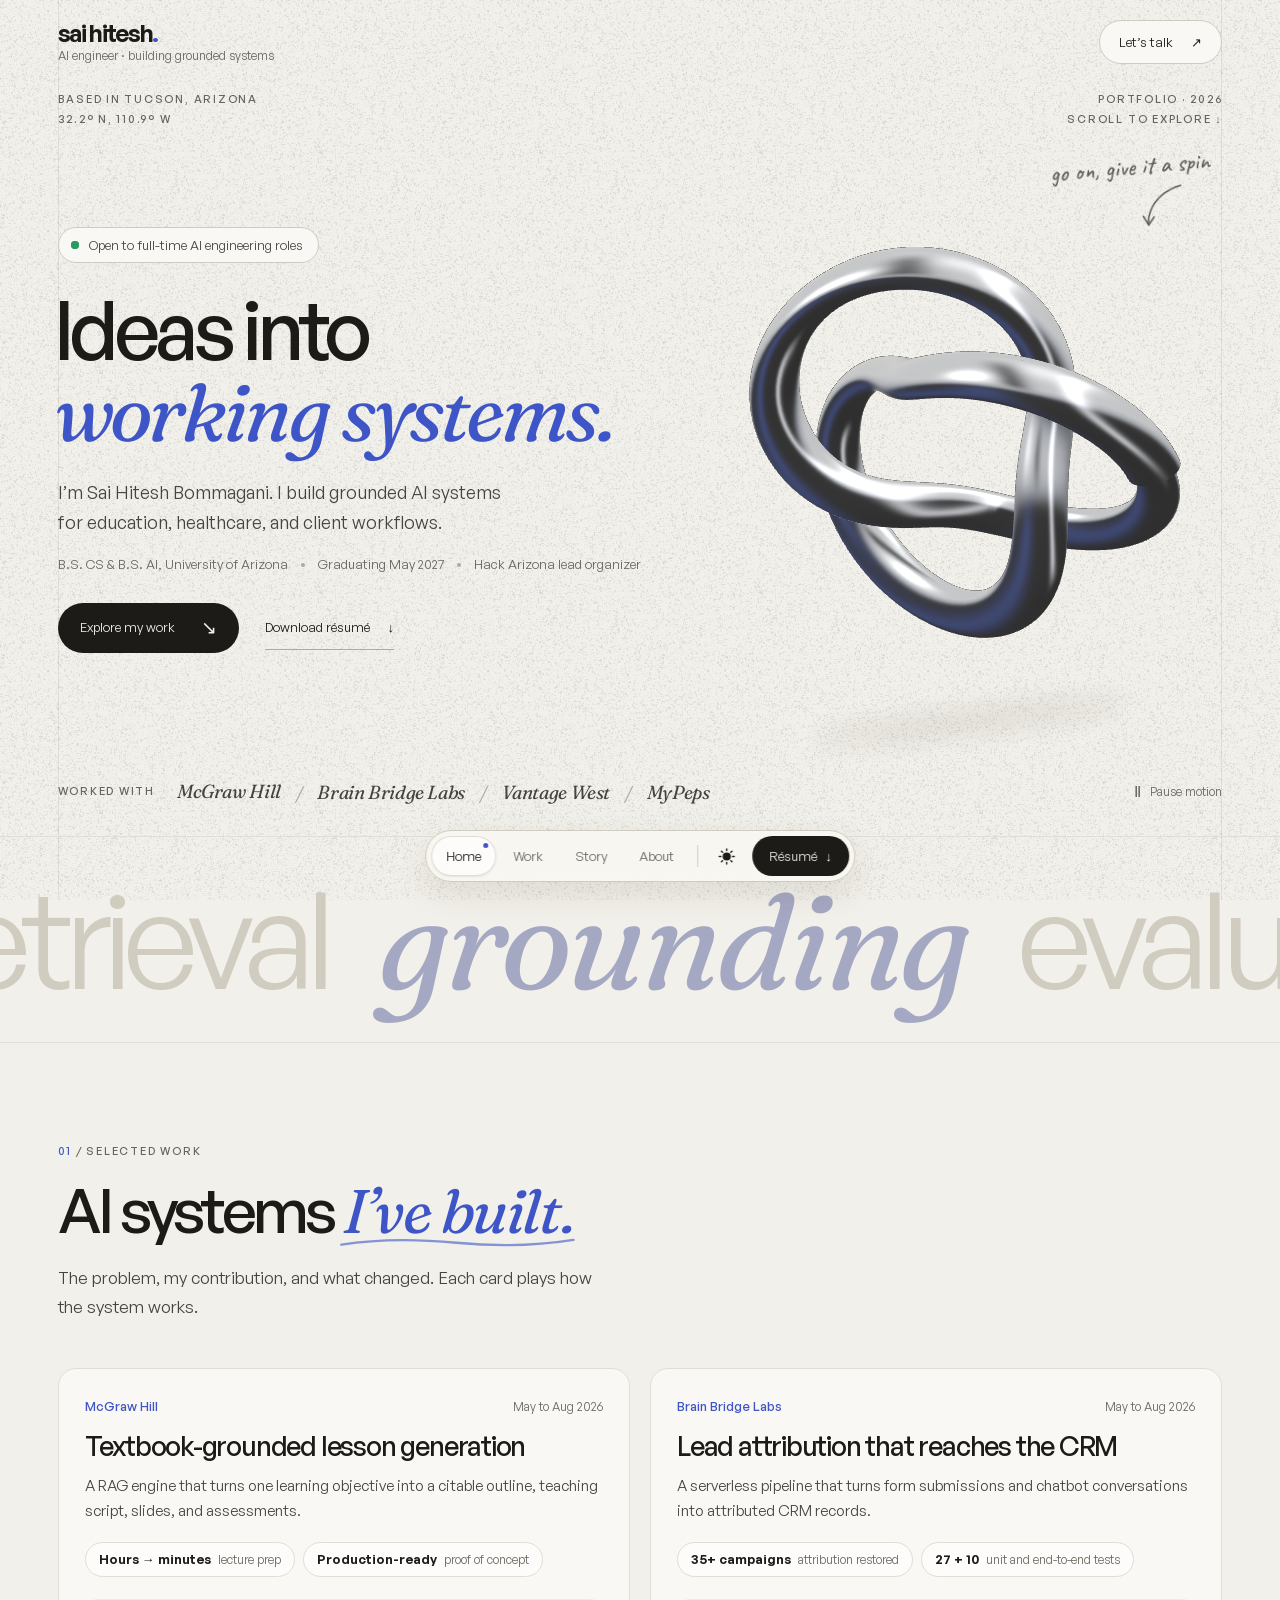
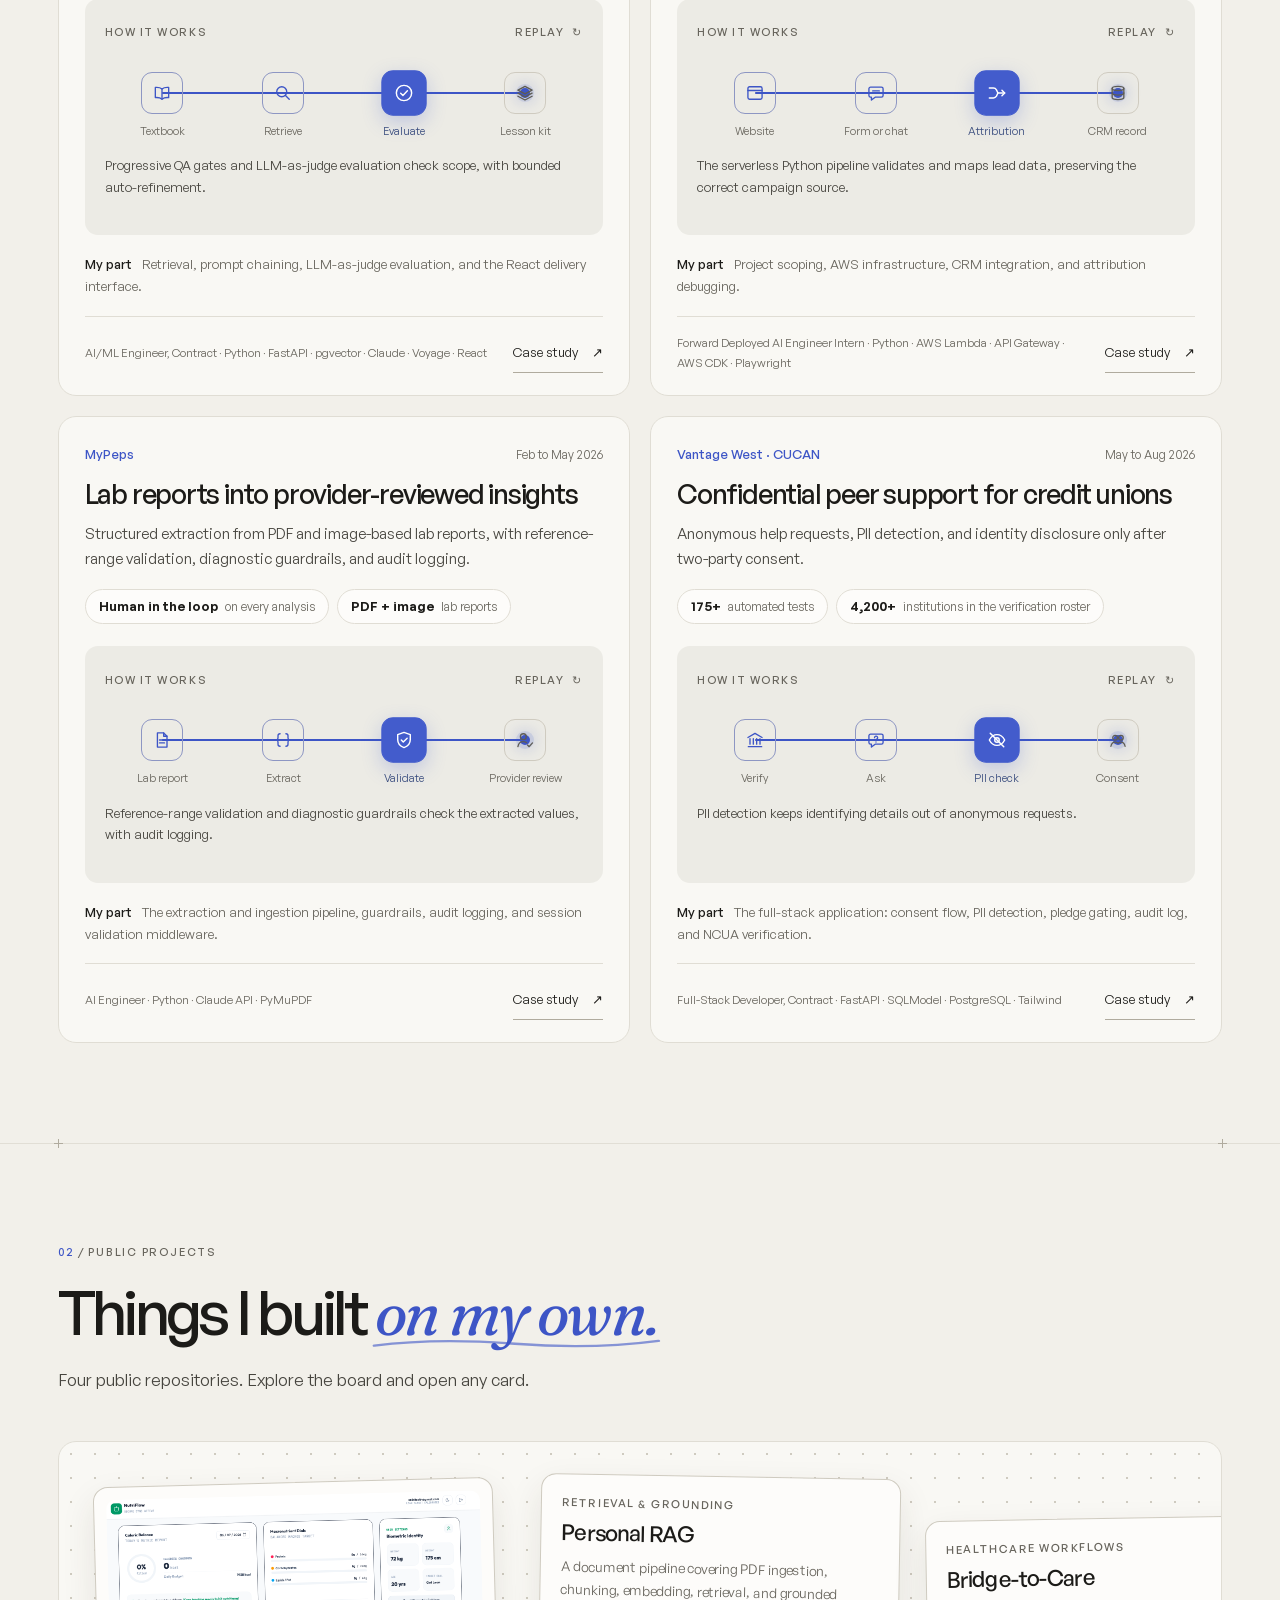
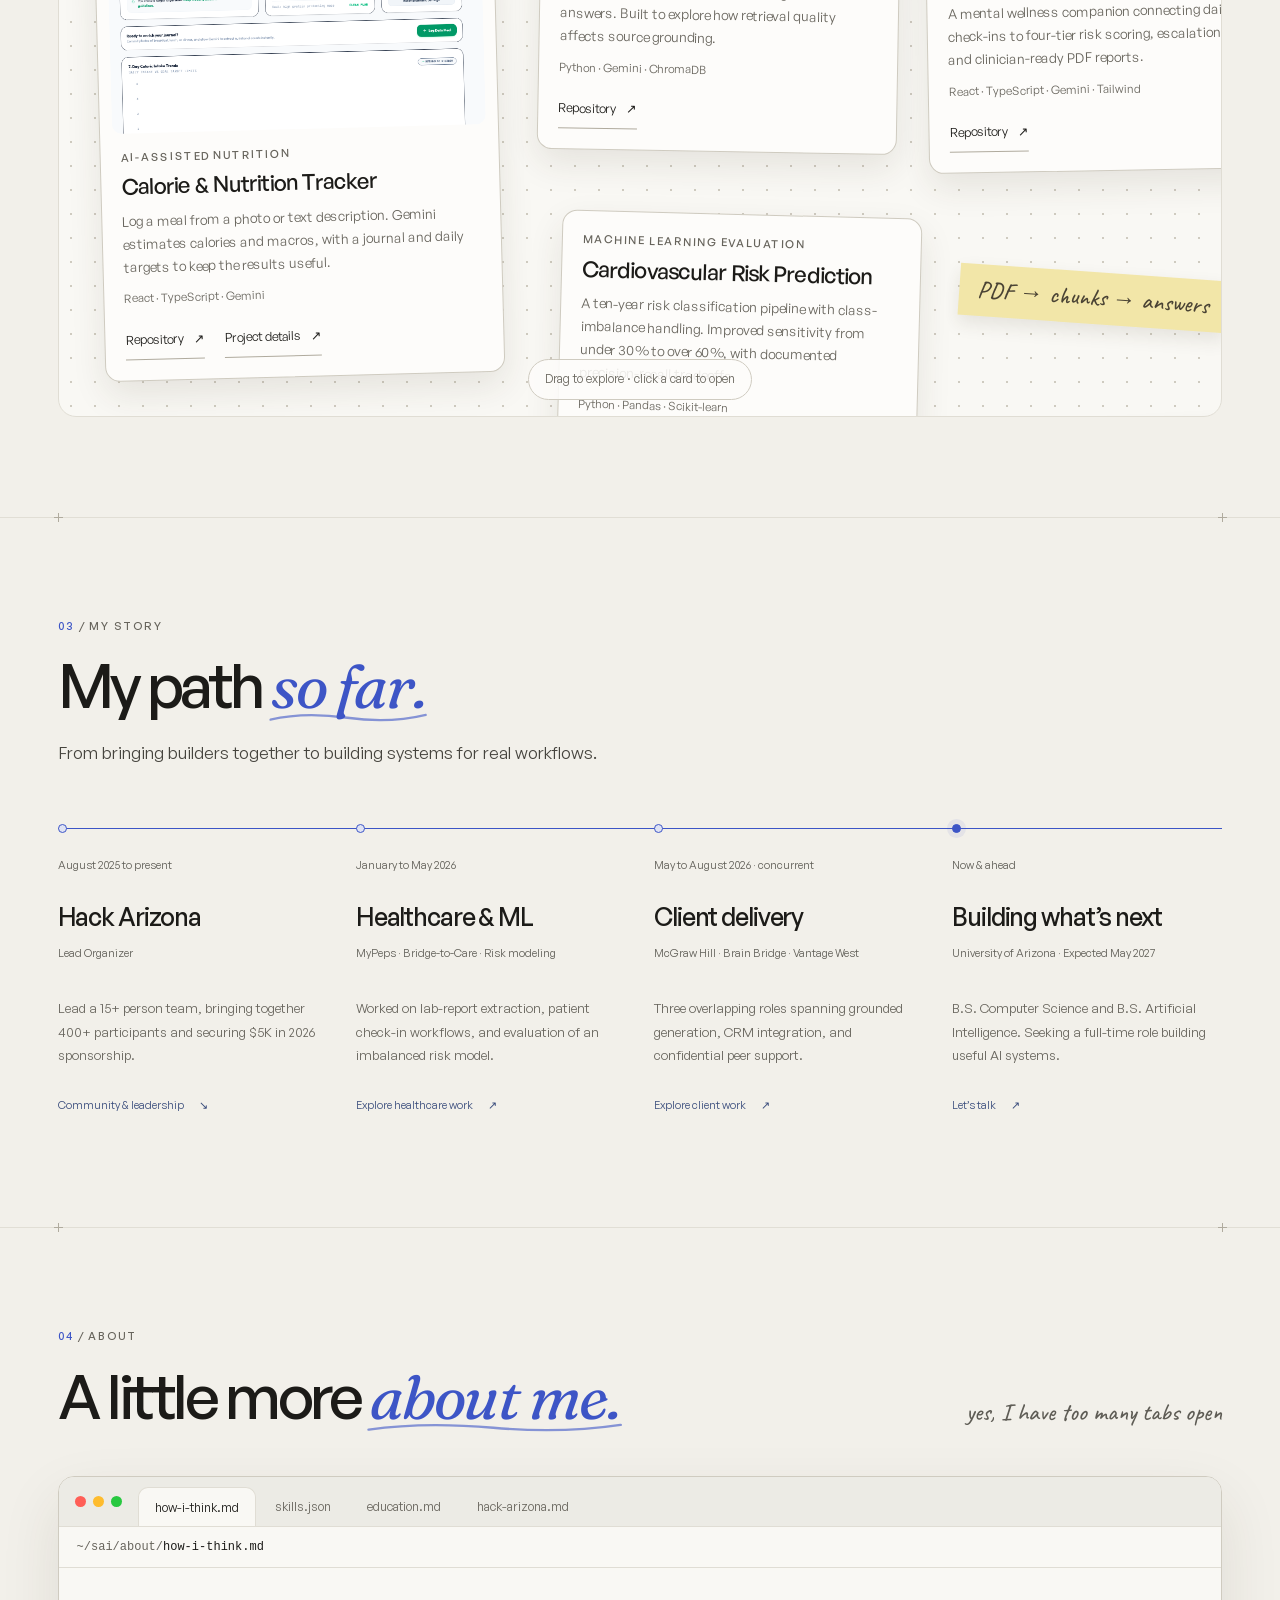
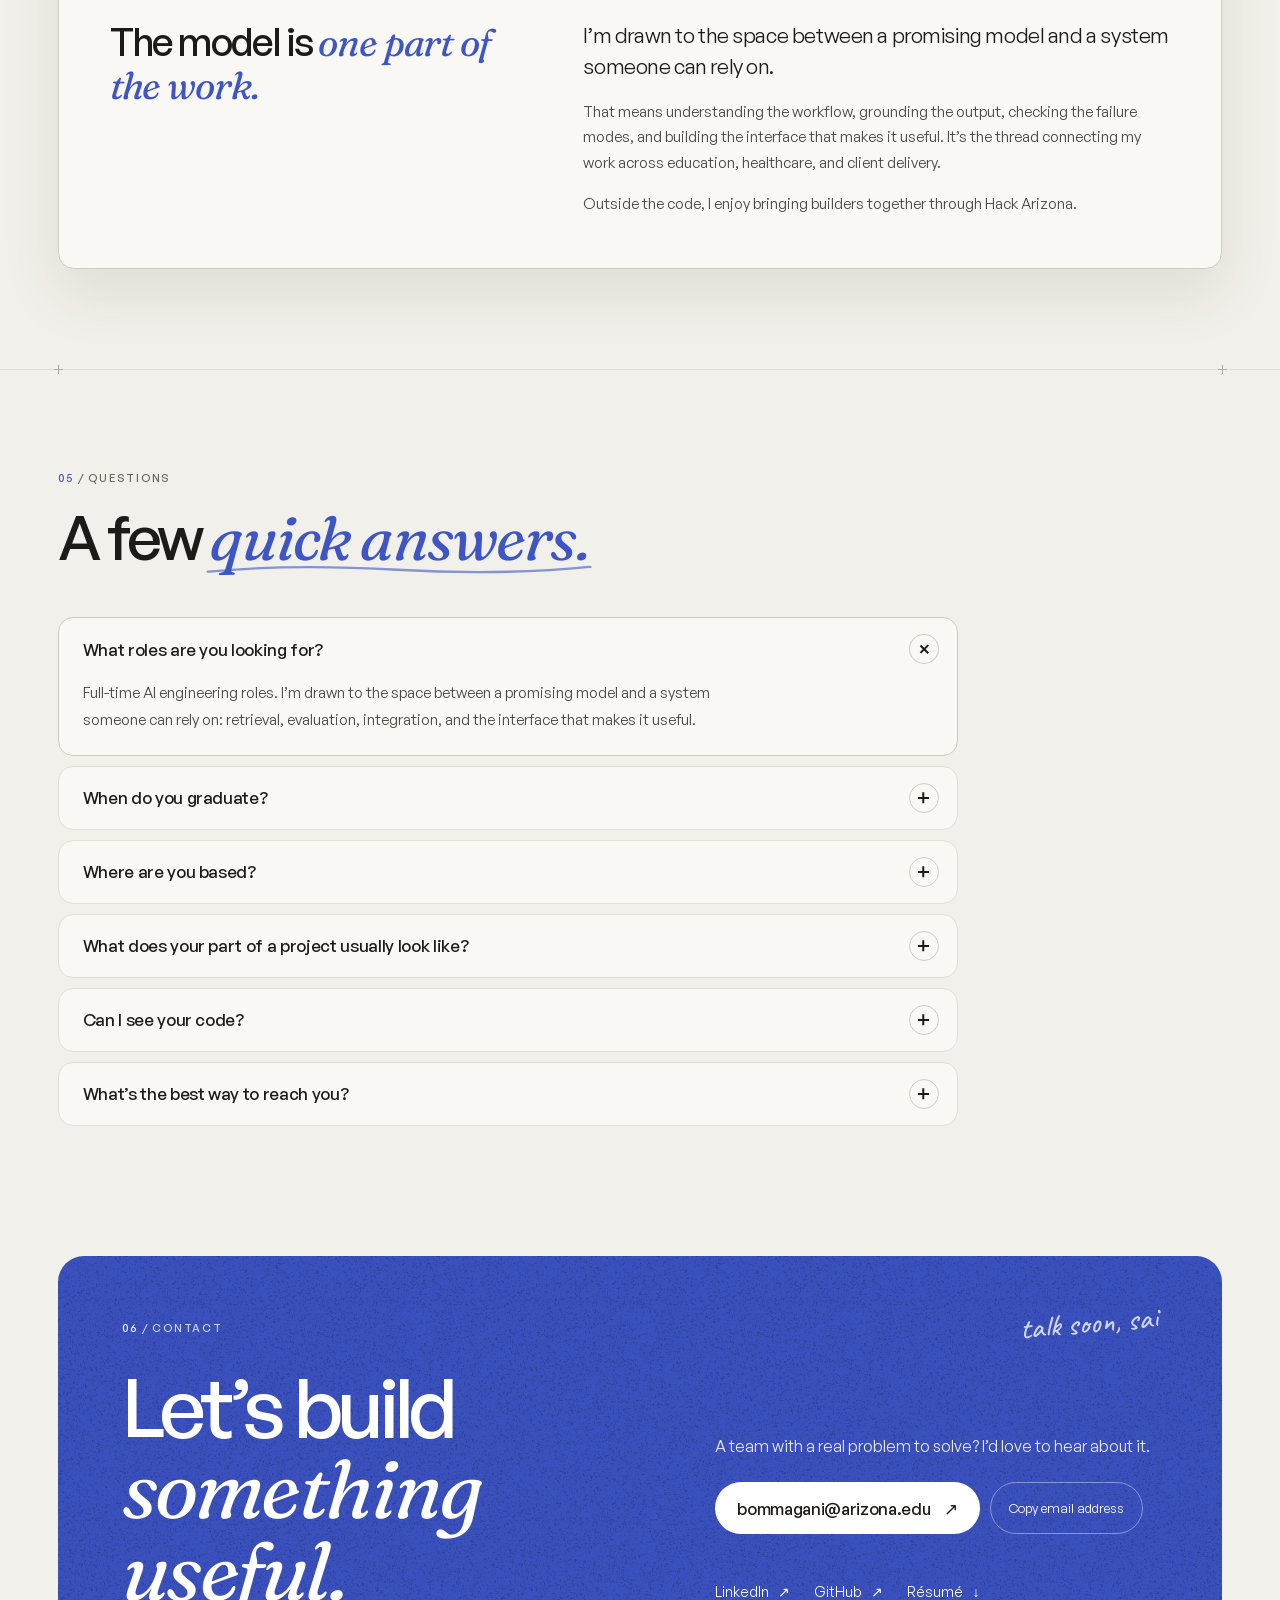
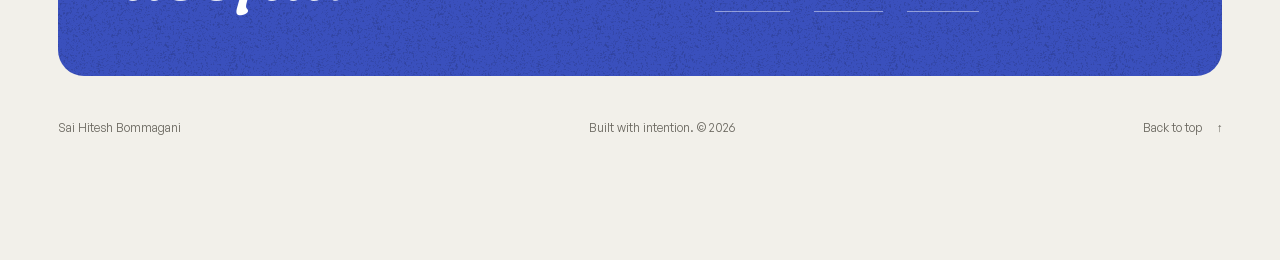
<file: index.html>
<!doctype html>
<html lang="en">
<head>
  <meta charset="utf-8">
  <meta name="viewport" content="width=device-width, initial-scale=1">
  <meta name="theme-color" content="#f2f0ea">
  <meta name="description" content="Sai Hitesh Bommagani builds practical AI systems, from grounded RAG and lead attribution to healthcare tools. Explore his work, story, and engineering approach.">
  <title>Sai Hitesh Bommagani | AI Engineer</title>
  <link rel="icon" type="image/svg+xml" href="assets/favicon.svg">
  <link rel="preload" href="assets/fonts/general-sans-medium.woff2" as="font" type="font/woff2" crossorigin>
  <link rel="preload" href="assets/fonts/fraunces-italic.woff2" as="font" type="font/woff2" crossorigin>
  <link rel="stylesheet" href="styles.css?v=5">
  <script>(function(){var d=document.documentElement,t,s;d.classList.add('js');try{t=localStorage.getItem('theme')}catch(e){}if(t!=='dark'&&t!=='light')t=matchMedia('(prefers-color-scheme: dark)').matches?'dark':'light';d.dataset.theme=t;document.querySelector('meta[name="theme-color"]').content=t==='dark'?'#121211':'#f2f0ea';try{s=sessionStorage.getItem('intro-seen')}catch(e){s='1'}if(!s&&!location.hash&&!matchMedia('(prefers-reduced-motion: reduce)').matches)d.classList.add('is-loading');setTimeout(function(){d.classList.remove('is-loading');if(!d.classList.contains('motion-ready'))d.classList.remove('js')},4000)})()</script>
  <script type="module" src="app.js?v=5"></script>
</head>
<body>
  <a class="skip-link" href="#main">Skip to content</a>
  <div class="loader" aria-hidden="true">
    <div class="loader-meta"><span>Sai Hitesh Bommagani</span><span>AI engineer · Portfolio 2026</span></div>
    <p class="loader-name"><span class="token">sai</span><span class="token"> hit</span><span class="token">esh</span><span class="token">.</span><span class="loader-caret"></span></p>
    <div class="loader-meta"><span class="loader-count">0%</span><span>Generating, one token at a time</span></div>
  </div>
  <header class="site-header">
    <a class="identity" href="#home" aria-label="Sai Hitesh, home"><span class="wordmark">sai hitesh<span class="wordmark-dot">.</span></span><span class="identity-role">AI engineer · building grounded systems</span></a>
    <a class="header-contact" href="#contact" aria-label="Let’s talk" data-magnetic>Let’s talk <span aria-hidden="true">↗</span></a>
  </header>
  <nav class="dock" aria-label="Main navigation">
    <a href="#home" data-dock="home">Home</a><a href="#work" data-dock="work">Work</a><a href="#story" data-dock="story">Story</a><a href="#about" data-dock="about">About</a>
    <span class="dock-divider" aria-hidden="true"></span>
    <button class="theme-toggle" type="button" aria-pressed="false" aria-label="Dark theme" data-magnetic hidden><svg viewBox="0 0 24 24" aria-hidden="true" focusable="false"><mask id="theme-moon"><rect width="24" height="24" fill="#fff"/><circle class="theme-cut" cx="22" cy="2" r="7" fill="#000"/></mask><circle class="theme-core" cx="12" cy="12" r="5.2" mask="url(#theme-moon)"/><path class="theme-rays" d="M12 2.6v1.9M12 19.5v1.9M2.6 12h1.9M19.5 12h1.9M5.35 5.35l1.35 1.35M17.3 17.3l1.35 1.35M5.35 18.65l1.35-1.35M17.3 6.7l1.35-1.35"/></svg></button>
    <a class="dock-resume" href="assets/sai-hitesh-resume.pdf" download data-magnetic>Résumé <span aria-hidden="true">↓</span></a>
  </nav>
  <main id="main">
    <section class="hero-scroll" id="home" aria-labelledby="hero-title">
      <div class="hero-meta"><p>Based in Tucson, Arizona<br>32.2° N, 110.9° W</p><p>Portfolio · 2026<br>Scroll to explore ↓</p></div>
      <div class="hero-grid">
        <div class="hero-copy">
          <p class="status-pill"><span class="status-dot" aria-hidden="true"></span>Open to full-time AI engineering roles</p>
          <h1 id="hero-title"><span class="line"><span>Ideas into</span></span><span class="line"><span><em>working systems.</em></span></span></h1>
          <p class="hero-description">I’m Sai Hitesh Bommagani. I build grounded AI systems for education, healthcare, and client workflows.</p>
          <ul class="hero-facts"><li>B.S. CS &amp; B.S. AI, University of Arizona</li><li>Graduating May 2027</li><li>Hack Arizona lead organizer</li></ul>
          <div class="hero-actions"><a class="primary-link" href="#work" data-magnetic>Explore my work <span aria-hidden="true">↘</span></a><a class="resume-link" href="assets/sai-hitesh-resume.pdf" download>Download résumé <span aria-hidden="true">↓</span></a></div>
        </div>
        <div class="sculpture-wrap" aria-label="An abstract chrome knot. Scrolling turns it, and it can be dragged to spin." role="img" data-cursor="Drag" data-cursor-style="lens">
          <img class="sculpture-fallback" src="assets/sculpture-fallback.svg" alt="" aria-hidden="true"><canvas class="sculpture" aria-hidden="true"></canvas><div class="sculpture-shadow" aria-hidden="true"></div>
          <p class="note hero-note" aria-hidden="true">go on, give it a spin<svg viewBox="0 0 80 60" focusable="false"><path pathLength="1" d="M6 6c18 4 34 14 42 30 3 6 4 11 4 16"/><path pathLength="1" d="M44 44l8 10 6-12"/></svg></p>
        </div>
      </div>
      <div class="hero-bottom">
        <div class="worked-with"><p class="micro">Worked with</p><ul><li>McGraw Hill</li><li>Brain Bridge Labs</li><li>Vantage West</li><li>MyPeps</li></ul></div>
        <button class="motion-toggle" type="button" aria-pressed="false" data-magnetic hidden><span class="motion-icon" aria-hidden="true">Ⅱ</span><span class="motion-label">Pause motion</span></button>
      </div>
    </section>
    <div class="marquee" aria-hidden="true"><div class="marquee-track"><span>retrieval</span><em>grounding</em><span>evaluation</span><em>integration</em><span>interfaces</span><em>retrieval</em><span>grounding</span><em>evaluation</em><span>integration</span><em>interfaces</em></div></div>
    <section class="work-section section-shell" id="work" aria-labelledby="work-title">
      <div class="section-heading" data-reveal="children"><p class="section-name"><span>01</span> / Selected work</p><h2 id="work-title">AI systems <em class="scribble">I’ve built.<svg class="scribble-line" viewBox="0 0 200 14" preserveAspectRatio="none" aria-hidden="true" focusable="false"><path pathLength="1" d="M3 9c30-6 62-6 96-2s68 3 98-3"/></svg></em></h2><p class="section-intro">The problem, my contribution, and what changed. Each card plays how the system works.</p></div>
      <div class="project-grid">
        <article class="project-card" id="project-mcgraw" data-reveal data-tilt>
          <div class="card-head"><p class="project-company">McGraw Hill</p><p class="card-date">May to Aug 2026</p></div>
          <h3>Textbook-grounded lesson generation</h3>
          <p class="project-summary">A RAG engine that turns one learning objective into a citable outline, teaching script, slides, and assessments.</p>
          <ul class="metric-chips"><li><strong>Hours → minutes</strong> lecture prep</li><li><strong>Production-ready</strong> proof of concept</li></ul>
          <div class="workflow" aria-label="McGraw Hill system walkthrough">
            <div class="workflow-top"><span>How it works</span><button class="workflow-replay" type="button" data-magnetic>Replay <span aria-hidden="true">↻</span></button></div>
            <div class="flow-steps"><div class="workflow-line" aria-hidden="true"><span class="flow-fill"></span><span class="flow-packet"></span></div><button class="flow-step is-active" type="button" disabled aria-pressed="true" data-step-description="Source material is grounded in the textbook, starting with the instructor’s learning objective."><span class="step-symbol" aria-hidden="true"><svg viewBox="0 0 24 24" focusable="false"><path pathLength="1" d="M12 7.2C10.3 5.7 7.6 5 4 5.3v12.2c3.6-.3 6.3.4 8 1.9 1.7-1.5 4.4-2.2 8-1.9V5.3c-3.6-.3-6.3.4-8 1.9z"/><path pathLength="1" d="M12 7.2v12.2"/></svg></span><span>Textbook</span></button><button class="flow-step" type="button" disabled aria-pressed="false" data-step-description="Voyage embeddings and pgvector retrieve passages relevant to the learning objective."><span class="step-symbol" aria-hidden="true"><svg viewBox="0 0 24 24" focusable="false"><path pathLength="1" d="M10.5 4.5a6 6 0 1 0 0 12 6 6 0 0 0 0-12z"/><path pathLength="1" d="M15 15l4.5 4.5"/></svg></span><span>Retrieve</span></button><button class="flow-step" type="button" disabled aria-pressed="false" data-step-description="Progressive QA gates and LLM-as-judge evaluation check scope, with bounded auto-refinement."><span class="step-symbol" aria-hidden="true"><svg viewBox="0 0 24 24" focusable="false"><path pathLength="1" d="M12 3.5a8.5 8.5 0 1 0 0 17 8.5 8.5 0 0 0 0-17z"/><path pathLength="1" d="M8.3 12.3l2.5 2.5 5-5.3"/></svg></span><span>Evaluate</span></button><button class="flow-step" type="button" disabled aria-pressed="false" data-step-description="The output is a citable lesson kit: outline, teaching script, slides, and assessments."><span class="step-symbol" aria-hidden="true"><svg viewBox="0 0 24 24" focusable="false"><path pathLength="1" d="M12 4 3.5 8.5 12 13l8.5-4.5z"/><path pathLength="1" d="M3.5 12.2 12 16.7l8.5-4.5"/><path pathLength="1" d="M3.5 15.9 12 20.4l8.5-4.5"/></svg></span><span>Lesson kit</span></button></div>
            <p class="workflow-description" role="status">Select a step to explore the retrieval and evaluation workflow.</p>
          </div>
          <p class="card-contribution"><span>My part</span>Retrieval, prompt chaining, LLM-as-judge evaluation, and the React delivery interface.</p>
          <div class="card-foot"><p class="tech-line">AI/ML Engineer, Contract · Python · FastAPI · pgvector · Claude · Voyage · React</p><a class="case-trigger" href="case-studies.html#mcgraw" data-cursor="Read" data-case="mcgraw">Case study <span aria-hidden="true">↗</span></a></div>
        </article>
        <article class="project-card" id="project-brainbridge" data-reveal data-tilt>
          <div class="card-head"><p class="project-company">Brain Bridge Labs</p><p class="card-date">May to Aug 2026</p></div>
          <h3>Lead attribution that reaches the CRM</h3>
          <p class="project-summary">A serverless pipeline that turns form submissions and chatbot conversations into attributed CRM records.</p>
          <ul class="metric-chips"><li><strong>35+ campaigns</strong> attribution restored</li><li><strong>27 + 10</strong> unit and end-to-end tests</li></ul>
          <div class="workflow" aria-label="Brain Bridge Labs system walkthrough">
            <div class="workflow-top"><span>How it works</span><button class="workflow-replay" type="button" data-magnetic>Replay <span aria-hidden="true">↻</span></button></div>
            <div class="flow-steps"><div class="workflow-line" aria-hidden="true"><span class="flow-fill"></span><span class="flow-packet"></span></div><button class="flow-step is-active" type="button" disabled aria-pressed="true" data-step-description="A visitor enters the website, preserving the source context needed for marketing attribution."><span class="step-symbol" aria-hidden="true"><svg viewBox="0 0 24 24" focusable="false"><path pathLength="1" d="M5.5 4.5h13a2 2 0 0 1 2 2v11a2 2 0 0 1-2 2h-13a2 2 0 0 1-2-2v-11a2 2 0 0 1 2-2z"/><path pathLength="1" d="M3.5 9h17"/></svg></span><span>Website</span></button><button class="flow-step" type="button" disabled aria-pressed="false" data-step-description="Both form submissions and conversations with the embedded AI chatbot enter the same lead pipeline."><span class="step-symbol" aria-hidden="true"><svg viewBox="0 0 24 24" focusable="false"><path pathLength="1" d="M5.5 5h13a2 2 0 0 1 2 2v8a2 2 0 0 1-2 2H11l-4.5 3.5V17h-1a2 2 0 0 1-2-2V7a2 2 0 0 1 2-2z"/><path pathLength="1" d="M8 9.5h8"/><path pathLength="1" d="M8 12.5h5"/></svg></span><span>Form or chat</span></button><button class="flow-step" type="button" disabled aria-pressed="false" data-step-description="The serverless Python pipeline validates and maps lead data, preserving the correct campaign source."><span class="step-symbol" aria-hidden="true"><svg viewBox="0 0 24 24" focusable="false"><path pathLength="1" d="M3.5 6.5H8c1.6 0 2.6.7 3.4 2L13 12h7.5"/><path pathLength="1" d="M3.5 17.5H8c1.6 0 2.6-.7 3.4-2L13 12"/><path pathLength="1" d="M17.5 9l3 3-3 3"/></svg></span><span>Attribution</span></button><button class="flow-step" type="button" disabled aria-pressed="false" data-step-description="A structured lead record reaches the CRM with campaign attribution, rather than the silent fallback source."><span class="step-symbol" aria-hidden="true"><svg viewBox="0 0 24 24" focusable="false"><path pathLength="1" d="M5 6.5c0-1.4 3.1-2.5 7-2.5s7 1.1 7 2.5-3.1 2.5-7 2.5-7-1.1-7-2.5z"/><path pathLength="1" d="M5 6.5v11c0 1.4 3.1 2.5 7 2.5s7-1.1 7-2.5v-11"/><path pathLength="1" d="M5 12c0 1.4 3.1 2.5 7 2.5s7-1.1 7-2.5"/></svg></span><span>CRM record</span></button></div>
            <p class="workflow-description" role="status">Select a step to follow a lead from the website into the CRM.</p>
          </div>
          <p class="card-contribution"><span>My part</span>Project scoping, AWS infrastructure, CRM integration, and attribution debugging.</p>
          <div class="card-foot"><p class="tech-line">Forward Deployed AI Engineer Intern · Python · AWS Lambda · API Gateway · AWS CDK · Playwright</p><a class="case-trigger" href="case-studies.html#brainbridge" data-cursor="Read" data-case="brainbridge">Case study <span aria-hidden="true">↗</span></a></div>
        </article>
        <article class="project-card" id="project-mypeps" data-reveal data-tilt>
          <div class="card-head"><p class="project-company">MyPeps</p><p class="card-date">Feb to May 2026</p></div>
          <h3>Lab reports into provider-reviewed insights</h3>
          <p class="project-summary">Structured extraction from PDF and image-based lab reports, with reference-range validation, diagnostic guardrails, and audit logging.</p>
          <ul class="metric-chips"><li><strong>Human in the loop</strong> on every analysis</li><li><strong>PDF + image</strong> lab reports</li></ul>
          <div class="workflow" aria-label="MyPeps system walkthrough">
            <div class="workflow-top"><span>How it works</span><button class="workflow-replay" type="button" data-magnetic>Replay <span aria-hidden="true">↻</span></button></div>
            <div class="flow-steps"><div class="workflow-line" aria-hidden="true"><span class="flow-fill"></span><span class="flow-packet"></span></div><button class="flow-step is-active" type="button" disabled aria-pressed="true" data-step-description="A lab report arrives as a PDF or an image."><span class="step-symbol" aria-hidden="true"><svg viewBox="0 0 24 24" focusable="false"><path pathLength="1" d="M6.5 3.5H14l4 4v13H6.5z"/><path pathLength="1" d="M14 3.5v4h4"/><path pathLength="1" d="M9 12h6M9 15.5h6"/></svg></span><span>Lab report</span></button><button class="flow-step" type="button" disabled aria-pressed="false" data-step-description="A Python integration layer uses the Claude API and PyMuPDF to extract structured data from the report."><span class="step-symbol" aria-hidden="true"><svg viewBox="0 0 24 24" focusable="false"><path pathLength="1" d="M8.5 4.5c-2 0-2.5 1-2.5 2.5v2.5c0 1.2-.7 2-1.8 2.5 1.1.5 1.8 1.3 1.8 2.5V17c0 1.5.5 2.5 2.5 2.5"/><path pathLength="1" d="M15.5 4.5c2 0 2.5 1 2.5 2.5v2.5c0 1.2.7 2 1.8 2.5-1.1.5-1.8 1.3-1.8 2.5V17c0 1.5-.5 2.5-2.5 2.5"/></svg></span><span>Extract</span></button><button class="flow-step" type="button" disabled aria-pressed="false" data-step-description="Reference-range validation and diagnostic guardrails check the extracted values, with audit logging."><span class="step-symbol" aria-hidden="true"><svg viewBox="0 0 24 24" focusable="false"><path pathLength="1" d="M12 3.5 5 6v5.5c0 4.3 3 7.6 7 9 4-1.4 7-4.7 7-9V6z"/><path pathLength="1" d="M9 12l2.2 2.2L15.5 10"/></svg></span><span>Validate</span></button><button class="flow-step" type="button" disabled aria-pressed="false" data-step-description="A licensed provider reviews each analysis: the human in the loop."><span class="step-symbol" aria-hidden="true"><svg viewBox="0 0 24 24" focusable="false"><path pathLength="1" d="M10 4.5a3.5 3.5 0 1 0 0 7 3.5 3.5 0 0 0 0-7z"/><path pathLength="1" d="M3.5 20c.5-3.6 3.1-6 6.5-6 1.5 0 2.8.4 3.9 1.2"/><path pathLength="1" d="M15 18l2 2 4-4.5"/></svg></span><span>Provider review</span></button></div>
            <p class="workflow-description" role="status">Select a step to follow a lab report through review.</p>
          </div>
          <p class="card-contribution"><span>My part</span>The extraction and ingestion pipeline, guardrails, audit logging, and session validation middleware.</p>
          <div class="card-foot"><p class="tech-line">AI Engineer · Python · Claude API · PyMuPDF</p><a class="case-trigger" href="case-studies.html#healthcare" data-cursor="Read" data-case="healthcare">Case study <span aria-hidden="true">↗</span></a></div>
        </article>
        <article class="project-card" id="project-vantage" data-reveal data-tilt>
          <div class="card-head"><p class="project-company">Vantage West · CUCAN</p><p class="card-date">May to Aug 2026</p></div>
          <h3>Confidential peer support for credit unions</h3>
          <p class="project-summary">Anonymous help requests, PII detection, and identity disclosure only after two-party consent.</p>
          <ul class="metric-chips"><li><strong>175+</strong> automated tests</li><li><strong>4,200+</strong> institutions in the verification roster</li></ul>
          <div class="workflow" aria-label="Vantage West CUCAN system walkthrough">
            <div class="workflow-top"><span>How it works</span><button class="workflow-replay" type="button" data-magnetic>Replay <span aria-hidden="true">↻</span></button></div>
            <div class="flow-steps"><div class="workflow-line" aria-hidden="true"><span class="flow-fill"></span><span class="flow-packet"></span></div><button class="flow-step is-active" type="button" disabled aria-pressed="true" data-step-description="Members are verified against the NCUA roster of 4,200+ federally insured credit unions."><span class="step-symbol" aria-hidden="true"><svg viewBox="0 0 24 24" focusable="false"><path pathLength="1" d="M3.5 9 12 4l8.5 5"/><path pathLength="1" d="M6 10.5v6.5M10 10.5v6.5M14 10.5v6.5M18 10.5v6.5"/><path pathLength="1" d="M4 20h16"/></svg></span><span>Verify</span></button><button class="flow-step" type="button" disabled aria-pressed="false" data-step-description="A credit union asks for help anonymously, with request visibility scoped by geography."><span class="step-symbol" aria-hidden="true"><svg viewBox="0 0 24 24" focusable="false"><path pathLength="1" d="M5.5 5h13a2 2 0 0 1 2 2v8a2 2 0 0 1-2 2H11l-4.5 3.5V17h-1a2 2 0 0 1-2-2V7a2 2 0 0 1 2-2z"/><path pathLength="1" d="M10.2 9.2a1.9 1.9 0 1 1 2.6 1.8c-.5.2-.8.6-.8 1.1v.4"/><path pathLength="1" d="M12 14.4v.1"/></svg></span><span>Ask</span></button><button class="flow-step" type="button" disabled aria-pressed="false" data-step-description="PII detection keeps identifying details out of anonymous requests."><span class="step-symbol" aria-hidden="true"><svg viewBox="0 0 24 24" focusable="false"><path pathLength="1" d="M3.5 12s3-6 8.5-6 8.5 6 8.5 6-3 6-8.5 6-8.5-6-8.5-6z"/><path pathLength="1" d="M12 9.5a2.5 2.5 0 1 0 0 5 2.5 2.5 0 0 0 0-5z"/><path pathLength="1" d="M4.5 4.5l15 15"/></svg></span><span>PII check</span></button><button class="flow-step" type="button" disabled aria-pressed="false" data-step-description="Identities are revealed only after both parties consent, with a plain-language audit log."><span class="step-symbol" aria-hidden="true"><svg viewBox="0 0 24 24" focusable="false"><path pathLength="1" d="M8.5 6.5a2.8 2.8 0 1 0 0 5.6 2.8 2.8 0 0 0 0-5.6z"/><path pathLength="1" d="M15.5 6.5a2.8 2.8 0 1 0 0 5.6 2.8 2.8 0 0 0 0-5.6z"/><path pathLength="1" d="M3.5 19.5c.5-3 2.5-5 5-5 1.4 0 2.6.6 3.5 1.6.9-1 2.1-1.6 3.5-1.6 2.5 0 4.5 2 5 5"/></svg></span><span>Consent</span></button></div>
            <p class="workflow-description" role="status">Select a step to see how a request stays anonymous.</p>
          </div>
          <p class="card-contribution"><span>My part</span>The full-stack application: consent flow, PII detection, pledge gating, audit log, and NCUA verification.</p>
          <div class="card-foot"><p class="tech-line">Full-Stack Developer, Contract · FastAPI · SQLModel · PostgreSQL · Tailwind</p><a class="case-trigger" href="case-studies.html#vantage" data-cursor="Read" data-case="vantage">Case study <span aria-hidden="true">↗</span></a></div>
        </article>
      </div>
    </section>
    <section class="projects-section section-shell" id="public-projects" aria-labelledby="public-title">
      <div class="section-heading" data-reveal="children"><p class="section-name"><span>02</span> / Public projects</p><h2 id="public-title">Things I built <em class="scribble">on my own.<svg class="scribble-line" viewBox="0 0 200 14" preserveAspectRatio="none" aria-hidden="true" focusable="false"><path pathLength="1" d="M3 9c30-6 62-6 96-2s68 3 98-3"/></svg></em></h2><p class="section-intro">Four public repositories. Explore the board and open any card.</p></div>
      <div class="playground" data-reveal>
        <div class="playground-surface">
          <article class="play-card has-image" style="--x:40px;--y:40px;--r:-1.5deg"><figure><img src="assets/projects/nutriflow-dashboard.png" width="1348" height="1481" alt="Actual NutriFlow dashboard showing calorie balance, macronutrient targets, a meal journal, and nutrition trends." loading="lazy" draggable="false"></figure><p class="project-category">AI-assisted nutrition</p><h3>Calorie &amp; Nutrition Tracker</h3><p>Log a meal from a photo or text description. Gemini estimates calories and macros, with a journal and daily targets to keep the results useful.</p><p class="tech-line">React · TypeScript · Gemini</p><div class="play-links"><a href="https://github.com/saihitesh-14/Calorie-Nutrition-Tracker" target="_blank" rel="noopener noreferrer" data-cursor="Open">Repository <span aria-hidden="true">↗</span></a><a href="https://github.com/saihitesh-14/Calorie-Nutrition-Tracker/blob/main/README.md" target="_blank" rel="noopener noreferrer">Project details <span aria-hidden="true">↗</span></a></div></article>
          <article class="play-card" style="--x:480px;--y:34px;--r:1deg"><p class="project-category">Retrieval &amp; grounding</p><h3>Personal RAG</h3><p>A document pipeline covering PDF ingestion, chunking, embedding, retrieval, and grounded answers. Built to explore how retrieval quality affects source grounding.</p><p class="tech-line">Python · Gemini · ChromaDB</p><div class="play-links"><a href="https://github.com/saihitesh-14/personal-rag" target="_blank" rel="noopener noreferrer" data-cursor="Open">Repository <span aria-hidden="true">↗</span></a></div></article>
          <article class="play-card" style="--x:868px;--y:76px;--r:-1deg"><p class="project-category">Healthcare workflows</p><h3>Bridge-to-Care</h3><p>A mental wellness companion connecting daily check-ins to four-tier risk scoring, escalation logic, and clinician-ready PDF reports.</p><p class="tech-line">React · TypeScript · Gemini · Tailwind</p><div class="play-links"><a href="https://github.com/saihitesh-14/Bridge-to-care" target="_blank" rel="noopener noreferrer" data-cursor="Open">Repository <span aria-hidden="true">↗</span></a></div></article>
          <article class="play-card" style="--x:500px;--y:372px;--r:1.5deg"><p class="project-category">Machine learning evaluation</p><h3>Cardiovascular Risk Prediction</h3><p>A ten-year risk classification pipeline with class-imbalance handling. Improved sensitivity from under 30% to over 60%, with documented precision-recall tradeoffs.</p><p class="tech-line">Python · Pandas · Scikit-learn</p><div class="play-links"><a href="https://github.com/saihitesh-14/cardiovascular-risk-prediction-ml" target="_blank" rel="noopener noreferrer" data-cursor="Open">Repository <span aria-hidden="true">↗</span></a></div></article>
          <p class="play-note" style="--x:110px;--y:600px;--r:-6deg" aria-hidden="true">photo in, macros out</p>
          <p class="play-note" style="--x:900px;--y:430px;--r:4deg" aria-hidden="true">PDF → chunks → answers</p>
          <p class="play-note" style="--x:940px;--y:580px;--r:-3deg" aria-hidden="true">sensitivity: &lt;30% → &gt;60%</p>
          <a class="play-note" style="--x:1270px;--y:250px;--r:3deg" href="https://github.com/saihitesh-14" target="_blank" rel="noopener noreferrer">more on GitHub <span aria-hidden="true">↗</span></a>
        </div>
        <p class="playground-hint" aria-hidden="true">Drag to explore · click a card to open</p>
      </div>
    </section>
    <section class="story-section section-shell" id="story" aria-labelledby="story-title">
      <div class="section-heading" data-reveal="children"><p class="section-name"><span>03</span> / My story</p><h2 id="story-title">My path <em class="scribble">so far.<svg class="scribble-line" viewBox="0 0 200 14" preserveAspectRatio="none" aria-hidden="true" focusable="false"><path pathLength="1" d="M3 9c30-6 62-6 96-2s68 3 98-3"/></svg></em></h2><p class="section-intro">From bringing builders together to building systems for real workflows.</p></div>
      <div class="timeline-track"><div class="timeline-line" aria-hidden="true"><span></span></div><div class="timeline-entries">
        <article class="timeline-entry" id="chapter-community" data-chapter="community" data-reveal><span class="timeline-dot" aria-hidden="true"></span><p class="timeline-date">August 2025 to present</p><h3>Hack Arizona</h3><p class="timeline-role">Lead Organizer</p><p>Lead a 15+ person team, bringing together 400+ participants and securing $5K in 2026 sponsorship.</p><a href="#about" data-tab-link="hack-arizona">Community &amp; leadership <span aria-hidden="true">↘</span></a></article>
        <article class="timeline-entry" id="chapter-care" data-chapter="care" data-reveal><span class="timeline-dot" aria-hidden="true"></span><p class="timeline-date">January to May 2026</p><h3>Healthcare &amp; ML</h3><p class="timeline-role">MyPeps · Bridge-to-Care · Risk modeling</p><p>Worked on lab-report extraction, patient check-in workflows, and evaluation of an imbalanced risk model.</p><a href="#project-mypeps">Explore healthcare work <span aria-hidden="true">↗</span></a></article>
        <article class="timeline-entry" id="chapter-delivery" data-chapter="delivery" data-reveal><span class="timeline-dot" aria-hidden="true"></span><p class="timeline-date">May to August 2026 · concurrent</p><h3>Client delivery</h3><p class="timeline-role">McGraw Hill · Brain Bridge · Vantage West</p><p>Three overlapping roles spanning grounded generation, CRM integration, and confidential peer support.</p><a href="#work">Explore client work <span aria-hidden="true">↗</span></a></article>
        <article class="timeline-entry" id="chapter-next" data-chapter="next" data-reveal><span class="timeline-dot" aria-hidden="true"></span><p class="timeline-date">Now &amp; ahead</p><h3>Building what’s next</h3><p class="timeline-role">University of Arizona · Expected May 2027</p><p>B.S. Computer Science and B.S. Artificial Intelligence. Seeking a full-time role building useful AI systems.</p><a href="#contact">Let’s talk <span aria-hidden="true">↗</span></a></article>
      </div></div>
    </section>
    <section class="about-section section-shell" id="about" aria-labelledby="about-title">
      <div class="section-heading" data-reveal="children"><p class="section-name"><span>04</span> / About</p><h2 id="about-title">A little more <em class="scribble">about me.<svg class="scribble-line" viewBox="0 0 200 14" preserveAspectRatio="none" aria-hidden="true" focusable="false"><path pathLength="1" d="M3 9c30-6 62-6 96-2s68 3 98-3"/></svg></em></h2><p class="note about-note" aria-hidden="true">yes, I have too many tabs open</p></div>
      <div class="browser" data-reveal>
        <div class="browser-bar"><span class="browser-dots" aria-hidden="true"><span></span><span></span><span></span></span><div class="browser-tabs" role="tablist" aria-label="About Sai"><button class="browser-tab" type="button" role="tab" id="tab-thinking" aria-controls="panel-thinking" aria-selected="true">how-i-think.md</button><button class="browser-tab" type="button" role="tab" id="tab-skills" aria-controls="panel-skills" aria-selected="false" tabindex="-1">skills.json</button><button class="browser-tab" type="button" role="tab" id="tab-education" aria-controls="panel-education" aria-selected="false" tabindex="-1">education.md</button><button class="browser-tab" type="button" role="tab" id="tab-hack-arizona" aria-controls="panel-hack-arizona" aria-selected="false" tabindex="-1">hack-arizona.md</button></div></div>
        <p class="browser-path" aria-hidden="true">~/sai/about/<span class="browser-file">how-i-think.md</span></p>
        <div class="browser-panel" id="panel-thinking" role="tabpanel" aria-labelledby="tab-thinking" data-file="how-i-think.md">
          <h3>The model is <em>one part of the work.</em></h3>
          <div class="panel-copy"><p class="panel-lead">I’m drawn to the space between a promising model and a system someone can rely on.</p><p>That means understanding the workflow, grounding the output, checking the failure modes, and building the interface that makes it useful. It’s the thread connecting my work across education, healthcare, and client delivery.</p><p>Outside the code, I enjoy bringing builders together through Hack Arizona.</p></div>
        </div>
        <div class="browser-panel" id="panel-skills" role="tabpanel" aria-labelledby="tab-skills" data-file="skills.json">
          <h3>What I <em>work with.</em></h3>
          <div class="skills-grid"><div><h4>Intelligence</h4><ul class="chip-list"><li>RAG pipelines</li><li>Agent design</li><li>LLM evaluation</li><li>Claude</li><li>Gemini</li><li>Voyage embeddings</li><li>scikit-learn</li></ul></div><div><h4>Systems</h4><ul class="chip-list"><li>Python</li><li>FastAPI</li><li>PostgreSQL</li><li>pgvector</li><li>SQLModel</li><li>AWS Lambda</li><li>API Gateway</li><li>AWS CDK</li></ul></div><div><h4>Delivery</h4><ul class="chip-list"><li>React</li><li>TypeScript</li><li>Tailwind</li><li>CI/CD</li><li>pytest</li><li>Playwright</li><li>Git &amp; GitHub</li></ul></div></div>
        </div>
        <div class="browser-panel" id="panel-education" role="tabpanel" aria-labelledby="tab-education" data-file="education.md">
          <h3>University of <em>Arizona.</em></h3>
          <dl class="education-facts"><div><dt>Degrees</dt><dd>B.S. Computer Science &amp; B.S. Artificial Intelligence</dd></div><div><dt>Minor</dt><dd>Entrepreneurship and Technology Innovation</dd></div><div><dt>Graduation</dt><dd>Expected May 2027</dd></div><div><dt>Based in</dt><dd>Tucson, Arizona</dd></div></dl>
        </div>
        <div class="browser-panel" id="panel-hack-arizona" role="tabpanel" aria-labelledby="tab-hack-arizona" data-file="hack-arizona.md">
          <h3>Building a place <em>for builders.</em></h3>
          <div class="panel-copy"><p class="panel-lead">Lead Organizer of Hack Arizona, August 2025 to present.</p><p>Leading Hack Arizona means creating the conditions for other people to do their best work, from sponsor outreach to a cross-functional organizing team.</p></div>
          <div class="community-figures"><div><strong data-count>400+</strong><span>participants</span></div><div><strong data-count>15+</strong><span>team members</span></div><div><strong data-count>$5K</strong><span>2026 sponsorship</span></div></div>
        </div>
      </div>
    </section>
    <section class="faq-section section-shell" id="faq" aria-labelledby="faq-title">
      <div class="section-heading" data-reveal="children"><p class="section-name"><span>05</span> / Questions</p><h2 id="faq-title">A few <em class="scribble">quick answers.<svg class="scribble-line" viewBox="0 0 200 14" preserveAspectRatio="none" aria-hidden="true" focusable="false"><path pathLength="1" d="M3 9c30-6 62-6 96-2s68 3 98-3"/></svg></em></h2></div>
      <div class="faq-list" data-reveal>
        <details open><summary>What roles are you looking for?<span class="faq-icon" aria-hidden="true"></span></summary><p>Full-time AI engineering roles. I’m drawn to the space between a promising model and a system someone can rely on: retrieval, evaluation, integration, and the interface that makes it useful.</p></details>
        <details><summary>When do you graduate?<span class="faq-icon" aria-hidden="true"></span></summary><p>May 2027, from the University of Arizona, with a B.S. in Computer Science, a B.S. in Artificial Intelligence, and a minor in Entrepreneurship and Technology Innovation.</p></details>
        <details><summary>Where are you based?<span class="faq-icon" aria-hidden="true"></span></summary><p>Tucson, Arizona.</p></details>
        <details><summary>What does your part of a project usually look like?<span class="faq-icon" aria-hidden="true"></span></summary><p>Understanding the workflow, grounding the output, checking the failure modes, and building the interface. In 2026 that meant retrieval and LLM-as-judge evaluation for McGraw Hill, AWS infrastructure and CRM integration at Brain Bridge Labs, and consent and PII handling for Vantage West.</p></details>
        <details><summary>Can I see your code?<span class="faq-icon" aria-hidden="true"></span></summary><p>Yes. The four public projects above link to their repositories, and there’s more on <a href="https://github.com/saihitesh-14" target="_blank" rel="noopener noreferrer">GitHub <span aria-hidden="true">↗</span></a>.</p></details>
        <details><summary>What’s the best way to reach you?<span class="faq-icon" aria-hidden="true"></span></summary><p>Email <a href="mailto:bommagani@arizona.edu">bommagani@arizona.edu</a>, or message me on <a href="https://linkedin.com/in/sai-hitesh-bommagani14" target="_blank" rel="noopener noreferrer">LinkedIn <span aria-hidden="true">↗</span></a>.</p></details>
      </div>
    </section>
    <section class="contact-section" id="contact" aria-labelledby="contact-title">
      <p class="section-name"><span>06</span> / Contact</p>
      <div class="contact-main" data-reveal="children"><h2 id="contact-title">Let’s build<br><em>something useful.</em></h2><div class="contact-actions"><p>A team with a real problem to solve? I’d love to hear about it.</p><div class="contact-row"><a class="contact-email" href="mailto:bommagani@arizona.edu" data-cursor="Say hi">bommagani@arizona.edu <span aria-hidden="true">↗</span></a><button class="copy-email" type="button" data-magnetic hidden>Copy email address</button></div><span class="copy-status" role="status" aria-live="polite"></span><div class="contact-links"><a href="https://linkedin.com/in/sai-hitesh-bommagani14" target="_blank" rel="noopener noreferrer">LinkedIn <span aria-hidden="true">↗</span></a><a href="https://github.com/saihitesh-14" target="_blank" rel="noopener noreferrer">GitHub <span aria-hidden="true">↗</span></a><a href="assets/sai-hitesh-resume.pdf" download>Résumé <span aria-hidden="true">↓</span></a></div></div></div>
      <p class="note contact-note" aria-hidden="true">talk soon, sai</p>
    </section>
  </main>
  <footer class="site-footer section-shell"><span>Sai Hitesh Bommagani</span><span>Built with intention. © 2026</span><a class="back-top" href="#home" data-magnetic>Back to top <span aria-hidden="true">↑</span></a></footer>
  <dialog class="case-dialog" aria-labelledby="case-title">
    <div class="dialog-toolbar"><span>Selected work</span><button class="close-dialog" type="button" aria-label="Close case study">Close <span aria-hidden="true">×</span></button></div>
    <div class="case-content"></div>
  </dialog>
  <noscript><div class="noscript-note">The full story is here. Enable JavaScript for the scroll sculpture and in-page case studies.</div></noscript>
</body>
</html>
</file>
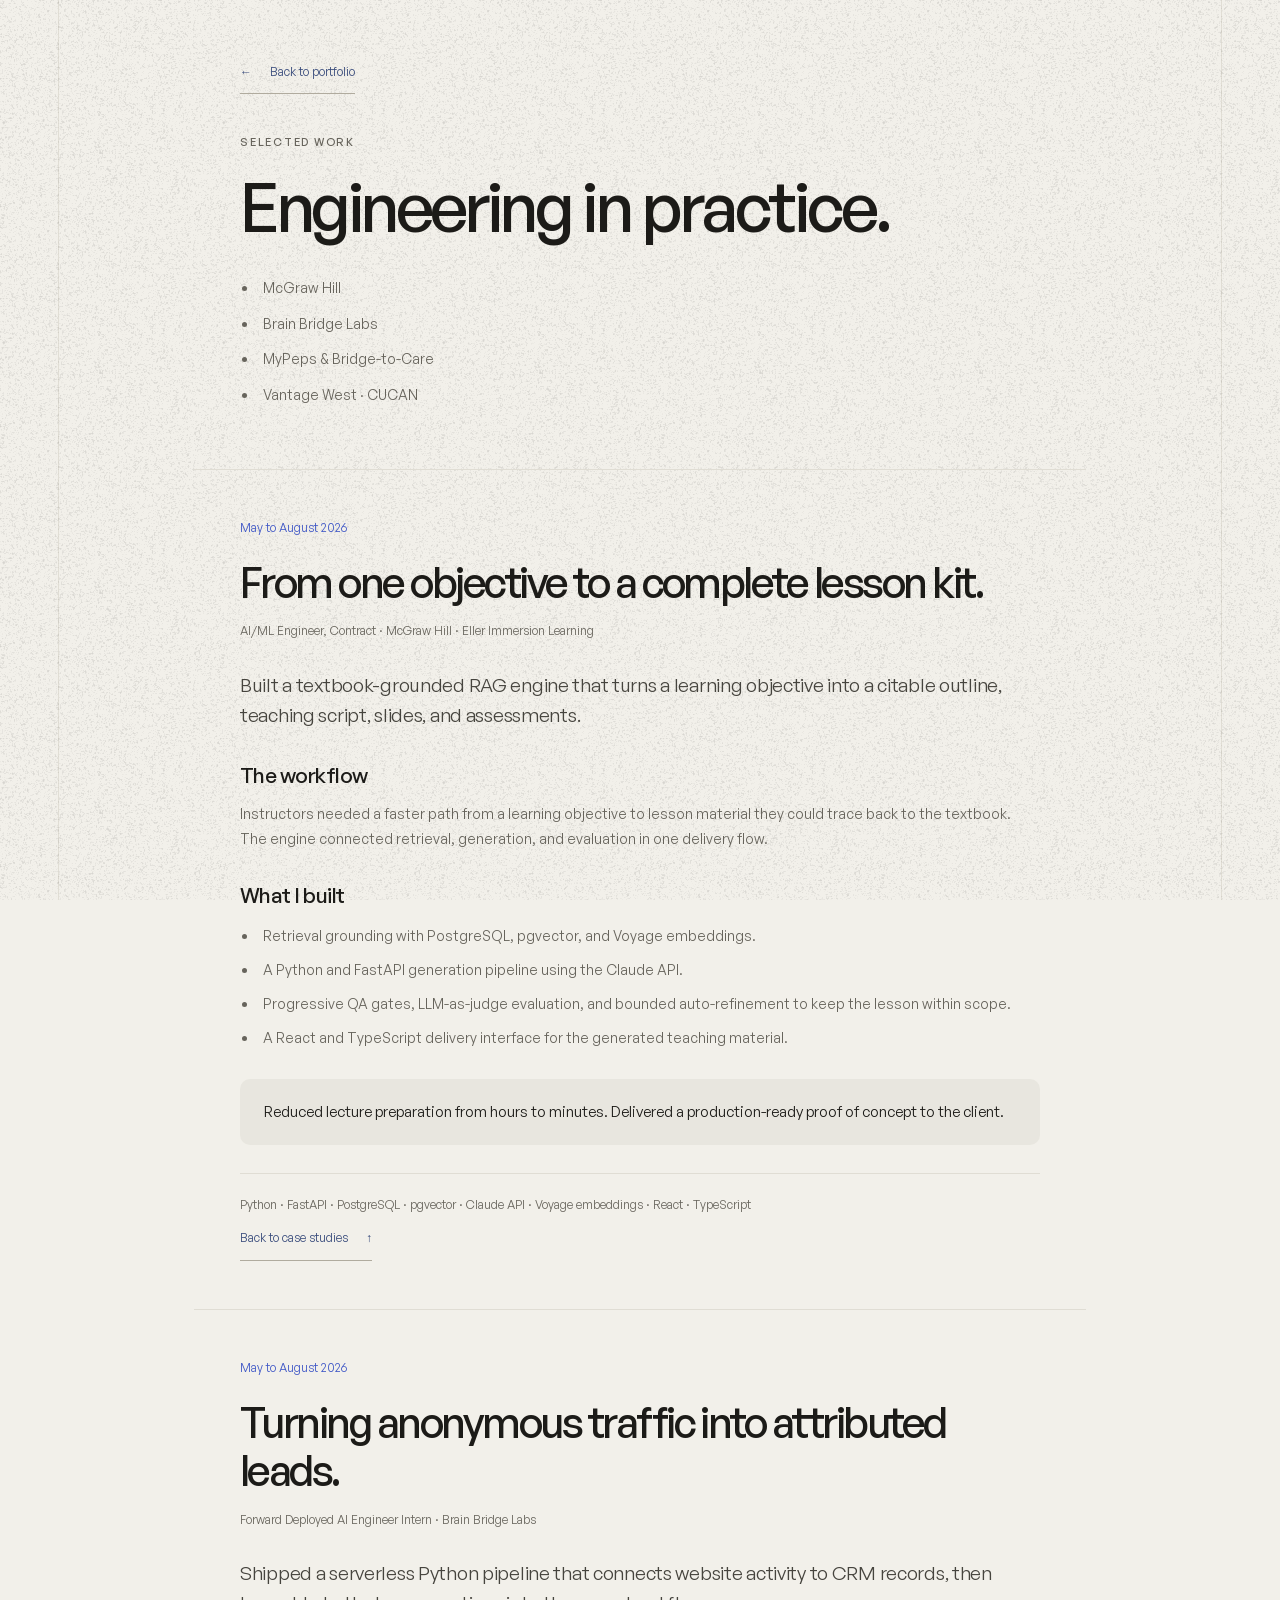
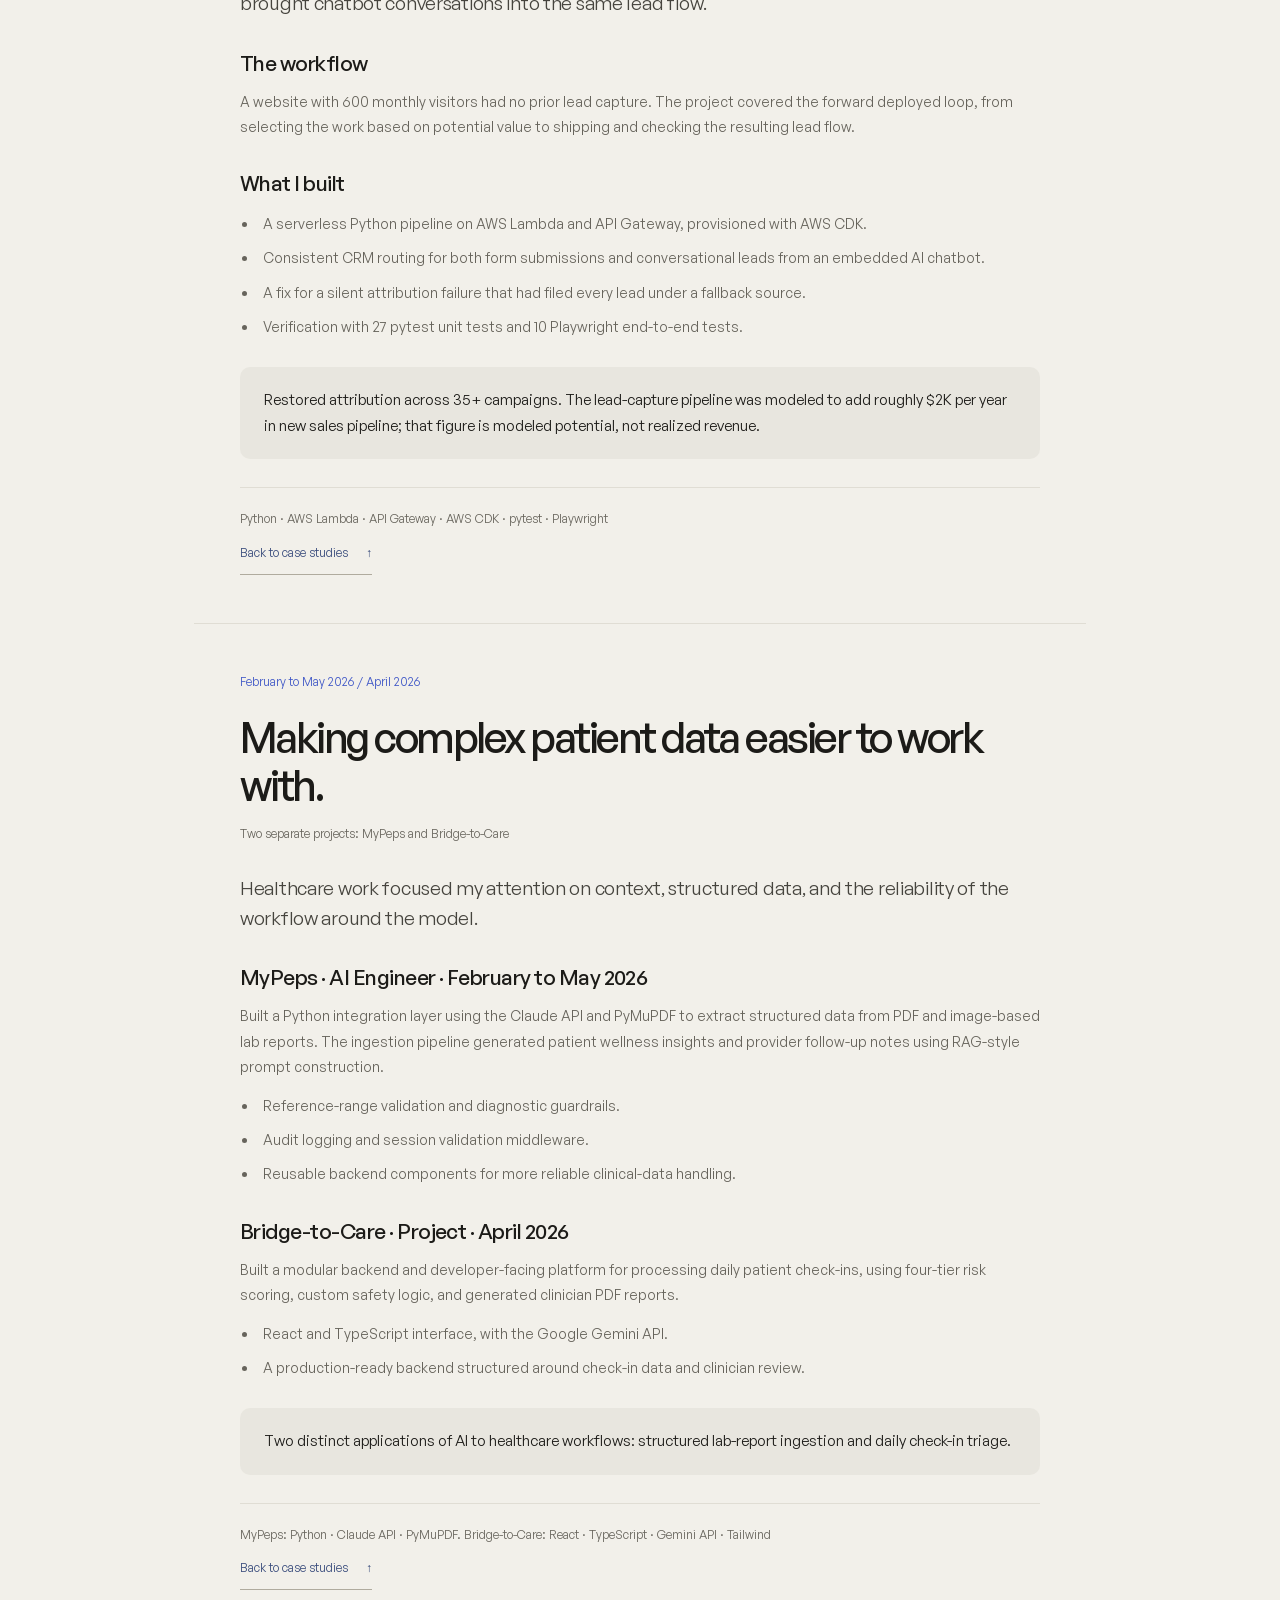
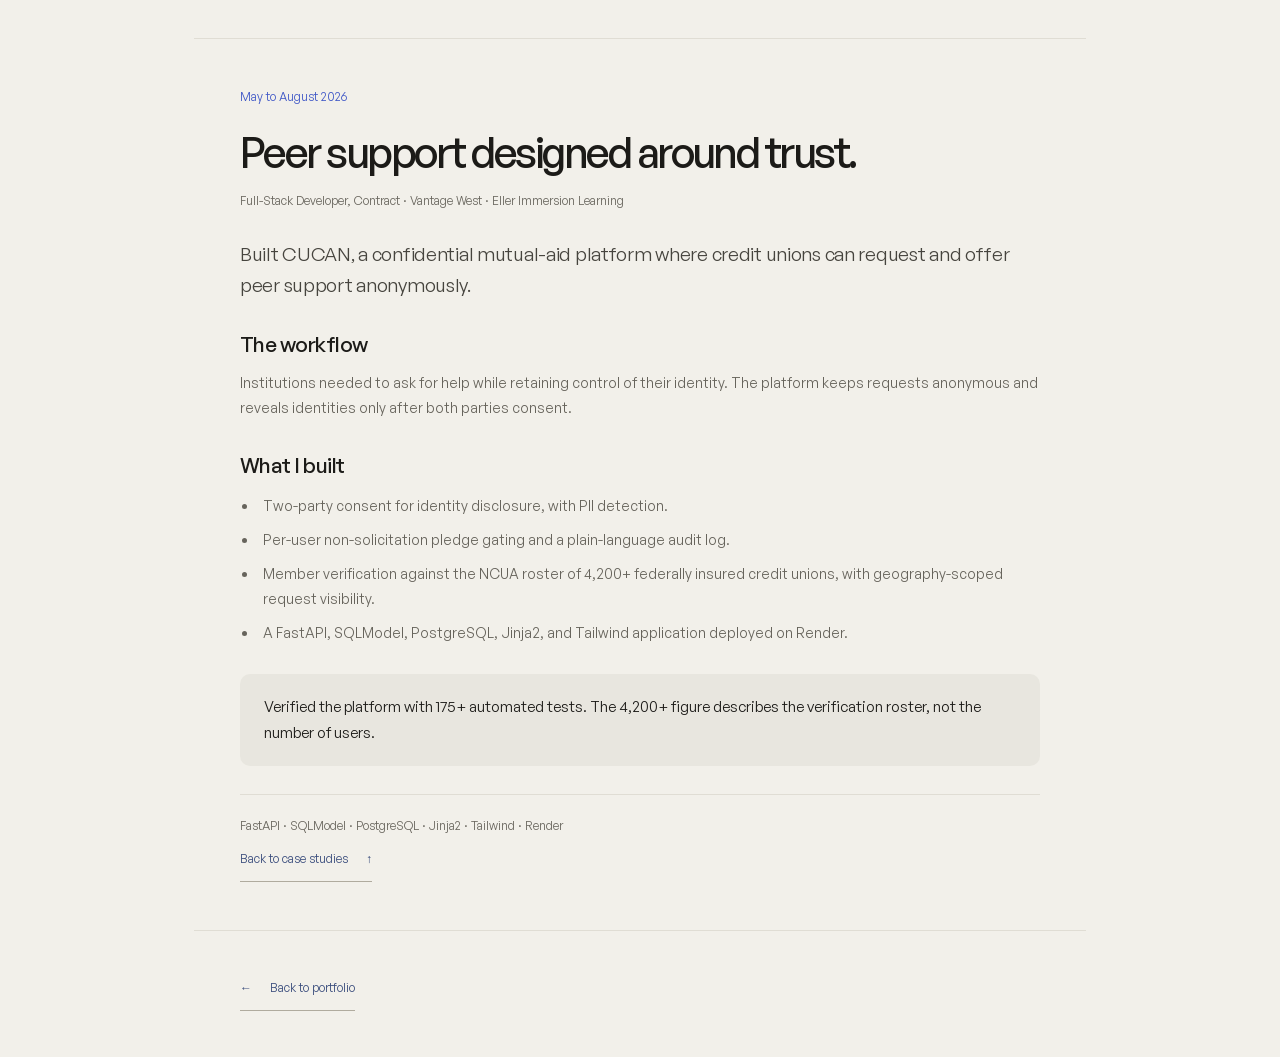
<file: case-studies.html>
<!doctype html>
<html lang="en">
<head>
  <meta charset="utf-8">
  <meta name="viewport" content="width=device-width, initial-scale=1">
  <meta name="theme-color" content="#f2f0ea">
  <meta name="description" content="Read Sai Hitesh Bommagani’s selected engineering work in education, lead attribution, healthcare, and confidential peer support.">
  <title>Selected work | Sai Hitesh Bommagani</title>
  <link rel="icon" type="image/svg+xml" href="assets/favicon.svg">
  <link rel="stylesheet" href="styles.css?v=5">
  <script>(function(){var d=document.documentElement,t;try{t=localStorage.getItem('theme')}catch(e){}if(t!=='dark'&&t!=='light')t=matchMedia('(prefers-color-scheme: dark)').matches?'dark':'light';d.dataset.theme=t;document.querySelector('meta[name="theme-color"]').content=t==='dark'?'#121211':'#f2f0ea'})()</script>
</head>
<body class="reading-page">
  <a class="skip-link" href="#main">Skip to case studies</a>
  <main id="main" class="section-shell" style="max-width:940px;margin:auto;padding-top:50px;">
    <header class="case-content" style="padding-top:0;">
      <a class="quiet-link" href="index.html#work"><span aria-hidden="true">←</span> Back to portfolio</a>
      <p class="section-name" style="margin-top:40px;">Selected work</p>
      <h1 style="font-size:clamp(42px,7vw,68px);line-height:1.1;letter-spacing:-.05em;">Engineering in practice.</h1>
      <nav id="case-toc" aria-label="Case studies" style="margin-top:32px;scroll-margin-top:24px;">
        <ul style="padding-left:18px;line-height:1.9;">
          <li><a href="#mcgraw">McGraw Hill</a></li>
          <li><a href="#brainbridge">Brain Bridge Labs</a></li>
          <li><a href="#healthcare">MyPeps &amp; Bridge-to-Care</a></li>
          <li><a href="#vantage">Vantage West · CUCAN</a></li>
        </ul>
      </nav>
    </header>
      <article class="case-content" id="mcgraw" aria-labelledby="mcgraw-title" style="border-top:1px solid var(--line);padding-top:48px;padding-bottom:48px;scroll-margin-top:24px;">
        <p class="case-date">May to August 2026</p>
        <h2 id="mcgraw-title">From one objective to a complete lesson kit.</h2>
        <p class="case-role">AI/ML Engineer, Contract · McGraw Hill · Eller Immersion Learning</p>
        <p class="case-summary">Built a textbook-grounded RAG engine that turns a learning objective into a citable outline, teaching script, slides, and assessments.</p>
        <section aria-labelledby="mcgraw-section-0">
          <h3 id="mcgraw-section-0">The workflow</h3>
          <p>Instructors needed a faster path from a learning objective to lesson material they could trace back to the textbook. The engine connected retrieval, generation, and evaluation in one delivery flow.</p>
        </section>
        <section aria-labelledby="mcgraw-section-1">
          <h3 id="mcgraw-section-1">What I built</h3>
          <ul>
            <li>Retrieval grounding with PostgreSQL, pgvector, and Voyage embeddings.</li>
            <li>A Python and FastAPI generation pipeline using the Claude API.</li>
            <li>Progressive QA gates, LLM-as-judge evaluation, and bounded auto-refinement to keep the lesson within scope.</li>
            <li>A React and TypeScript delivery interface for the generated teaching material.</li>
          </ul>
        </section>
        <p class="case-outcome">Reduced lecture preparation from hours to minutes. Delivered a production-ready proof of concept to the client.</p>
        <p class="case-stack">Python · FastAPI · PostgreSQL · pgvector · Claude API · Voyage embeddings · React · TypeScript</p>
        <a class="quiet-link" href="#case-toc">Back to case studies <span aria-hidden="true">↑</span></a>
      </article>

      <article class="case-content" id="brainbridge" aria-labelledby="brainbridge-title" style="border-top:1px solid var(--line);padding-top:48px;padding-bottom:48px;scroll-margin-top:24px;">
        <p class="case-date">May to August 2026</p>
        <h2 id="brainbridge-title">Turning anonymous traffic into attributed leads.</h2>
        <p class="case-role">Forward Deployed AI Engineer Intern · Brain Bridge Labs</p>
        <p class="case-summary">Shipped a serverless Python pipeline that connects website activity to CRM records, then brought chatbot conversations into the same lead flow.</p>
        <section aria-labelledby="brainbridge-section-0">
          <h3 id="brainbridge-section-0">The workflow</h3>
          <p>A website with 600 monthly visitors had no prior lead capture. The project covered the forward deployed loop, from selecting the work based on potential value to shipping and checking the resulting lead flow.</p>
        </section>
        <section aria-labelledby="brainbridge-section-1">
          <h3 id="brainbridge-section-1">What I built</h3>
          <ul>
            <li>A serverless Python pipeline on AWS Lambda and API Gateway, provisioned with AWS CDK.</li>
            <li>Consistent CRM routing for both form submissions and conversational leads from an embedded AI chatbot.</li>
            <li>A fix for a silent attribution failure that had filed every lead under a fallback source.</li>
            <li>Verification with 27 pytest unit tests and 10 Playwright end-to-end tests.</li>
          </ul>
        </section>
        <p class="case-outcome">Restored attribution across 35+ campaigns. The lead-capture pipeline was modeled to add roughly $2K per year in new sales pipeline; that figure is modeled potential, not realized revenue.</p>
        <p class="case-stack">Python · AWS Lambda · API Gateway · AWS CDK · pytest · Playwright</p>
        <a class="quiet-link" href="#case-toc">Back to case studies <span aria-hidden="true">↑</span></a>
      </article>

      <article class="case-content" id="healthcare" aria-labelledby="healthcare-title" style="border-top:1px solid var(--line);padding-top:48px;padding-bottom:48px;scroll-margin-top:24px;">
        <p class="case-date">February to May 2026 / April 2026</p>
        <h2 id="healthcare-title">Making complex patient data easier to work with.</h2>
        <p class="case-role">Two separate projects: MyPeps and Bridge-to-Care</p>
        <p class="case-summary">Healthcare work focused my attention on context, structured data, and the reliability of the workflow around the model.</p>
        <section aria-labelledby="healthcare-section-0">
          <h3 id="healthcare-section-0">MyPeps · AI Engineer · February to May 2026</h3>
          <p>Built a Python integration layer using the Claude API and PyMuPDF to extract structured data from PDF and image-based lab reports. The ingestion pipeline generated patient wellness insights and provider follow-up notes using RAG-style prompt construction.</p>
          <ul>
            <li>Reference-range validation and diagnostic guardrails.</li>
            <li>Audit logging and session validation middleware.</li>
            <li>Reusable backend components for more reliable clinical-data handling.</li>
          </ul>
        </section>
        <section aria-labelledby="healthcare-section-1">
          <h3 id="healthcare-section-1">Bridge-to-Care · Project · April 2026</h3>
          <p>Built a modular backend and developer-facing platform for processing daily patient check-ins, using four-tier risk scoring, custom safety logic, and generated clinician PDF reports.</p>
          <ul>
            <li>React and TypeScript interface, with the Google Gemini API.</li>
            <li>A production-ready backend structured around check-in data and clinician review.</li>
          </ul>
        </section>
        <p class="case-outcome">Two distinct applications of AI to healthcare workflows: structured lab-report ingestion and daily check-in triage.</p>
        <p class="case-stack">MyPeps: Python · Claude API · PyMuPDF. Bridge-to-Care: React · TypeScript · Gemini API · Tailwind</p>
        <a class="quiet-link" href="#case-toc">Back to case studies <span aria-hidden="true">↑</span></a>
      </article>

      <article class="case-content" id="vantage" aria-labelledby="vantage-title" style="border-top:1px solid var(--line);padding-top:48px;padding-bottom:48px;scroll-margin-top:24px;">
        <p class="case-date">May to August 2026</p>
        <h2 id="vantage-title">Peer support designed around trust.</h2>
        <p class="case-role">Full-Stack Developer, Contract · Vantage West · Eller Immersion Learning</p>
        <p class="case-summary">Built CUCAN, a confidential mutual-aid platform where credit unions can request and offer peer support anonymously.</p>
        <section aria-labelledby="vantage-section-0">
          <h3 id="vantage-section-0">The workflow</h3>
          <p>Institutions needed to ask for help while retaining control of their identity. The platform keeps requests anonymous and reveals identities only after both parties consent.</p>
        </section>
        <section aria-labelledby="vantage-section-1">
          <h3 id="vantage-section-1">What I built</h3>
          <ul>
            <li>Two-party consent for identity disclosure, with PII detection.</li>
            <li>Per-user non-solicitation pledge gating and a plain-language audit log.</li>
            <li>Member verification against the NCUA roster of 4,200+ federally insured credit unions, with geography-scoped request visibility.</li>
            <li>A FastAPI, SQLModel, PostgreSQL, Jinja2, and Tailwind application deployed on Render.</li>
          </ul>
        </section>
        <p class="case-outcome">Verified the platform with 175+ automated tests. The 4,200+ figure describes the verification roster, not the number of users.</p>
        <p class="case-stack">FastAPI · SQLModel · PostgreSQL · Jinja2 · Tailwind · Render</p>
        <a class="quiet-link" href="#case-toc">Back to case studies <span aria-hidden="true">↑</span></a>
      </article>
    <footer class="case-content" style="border-top:1px solid var(--line);">
      <a class="quiet-link" href="index.html#work"><span aria-hidden="true">←</span> Back to portfolio</a>
    </footer>
  </main>
</body>
</html>
</file>
<file: styles.css>
@font-face{font-family:General Sans;src:url('assets/fonts/general-sans-regular.woff2') format('woff2');font-weight:400;font-style:normal;font-display:swap}
@font-face{font-family:General Sans;src:url('assets/fonts/general-sans-medium.woff2') format('woff2');font-weight:500;font-style:normal;font-display:swap}
@font-face{font-family:General Sans;src:url('assets/fonts/general-sans-semibold.woff2') format('woff2');font-weight:600;font-style:normal;font-display:swap}
@font-face{font-family:Fraunces;src:url('assets/fonts/fraunces-italic.woff2') format('woff2');font-weight:400;font-style:italic;font-display:swap}
@font-face{font-family:Caveat;src:url('assets/fonts/caveat-medium.woff2') format('woff2');font-weight:500;font-style:normal;font-display:swap}
:root{--paper:#f2f0ea;--card:#f9f8f4;--panel:#ecebe5;--tint:#e8e6df;--node:#fdfcfa;--ink:#1c1b18;--ink-hover:#2f44a6;--text-strong:#46443e;--accent-ink:#36497a;--muted:#67645c;--muted-2:#5e5c55;--line:#e0ddd4;--line-strong:#cfcbc0;--line-accent:#b0ab9e;--grid:#e1ded5;--blue:#3d55c6;--blue-fill:#435ccc;--brand-deep:#3a50bd;--on-accent:#fff;--blue-soft:#dfe3f4;--success:#2f6e48;--live:#2a9a63;--knot-shadow:#2a241824;--dialog-shadow:#2a231a40;--backdrop:#1c1a1670;--soft-shadow:#3a32201a;--spot:#ffffffb3;--glow:#435ccc12;--note-bg:#f2e6a8;--note-ink:#4a4334;--marquee:#d1ccc0;color-scheme:light;--page-inset:max(clamp(20px,4.5vw,64px),calc((100vw - 1240px)/2));--serif:Fraunces,Georgia,serif;--hand:Caveat,'Bradley Hand',cursive;--ease-out:cubic-bezier(.22,1,.36,1);--ease-out-expo:cubic-bezier(.16,1,.3,1);--ease-in-out:cubic-bezier(.65,0,.35,1);font-family:General Sans,Arial,sans-serif;color:var(--ink);background:var(--paper);font-synthesis:none;scroll-behavior:smooth;scroll-padding-top:24px;interpolate-size:allow-keywords}
/* Dark tokens apply when chosen, or by system preference until the visitor chooses. */
:root[data-theme='dark']{--paper:#121211;--card:#1a1a18;--panel:#21211e;--tint:#22221f;--node:#262623;--ink:#efede6;--ink-hover:#c9d0ee;--text-strong:#c9c6bc;--accent-ink:#aab8f0;--muted:#a3a097;--muted-2:#9b988f;--line:#2a2926;--line-strong:#393834;--line-accent:#58564f;--grid:#21211f;--blue:#8c9dff;--blue-fill:#5a72e6;--brand-deep:#3a50bd;--on-accent:#fff;--blue-soft:#262b45;--success:#82c99c;--live:#4cc38a;--knot-shadow:#000000a6;--dialog-shadow:#000000a0;--backdrop:#050505b8;--soft-shadow:#00000059;--spot:#8c9dff1f;--glow:#8c9dff17;--note-bg:#3a3523;--note-ink:#ece2bb;--marquee:#292826;color-scheme:dark}
@media(prefers-color-scheme:dark){:root:not([data-theme='light']){--paper:#121211;--card:#1a1a18;--panel:#21211e;--tint:#22221f;--node:#262623;--ink:#efede6;--ink-hover:#c9d0ee;--text-strong:#c9c6bc;--accent-ink:#aab8f0;--muted:#a3a097;--muted-2:#9b988f;--line:#2a2926;--line-strong:#393834;--line-accent:#58564f;--grid:#21211f;--blue:#8c9dff;--blue-fill:#5a72e6;--brand-deep:#3a50bd;--on-accent:#fff;--blue-soft:#262b45;--success:#82c99c;--live:#4cc38a;--knot-shadow:#000000a6;--dialog-shadow:#000000a0;--backdrop:#050505b8;--soft-shadow:#00000059;--spot:#8c9dff1f;--glow:#8c9dff17;--note-bg:#3a3523;--note-ink:#ece2bb;--marquee:#292826;color-scheme:dark}}
*{box-sizing:border-box}
body{margin:0;-webkit-font-smoothing:antialiased}
/* Construction lines frame the content column, over a faint paper grain. */
body:before{content:'';position:fixed;inset:0;z-index:-1;pointer-events:none;background:linear-gradient(var(--grid),var(--grid)) var(--page-inset) 0/1px 100% no-repeat,linear-gradient(var(--grid),var(--grid)) calc(100% - var(--page-inset)) 0/1px 100% no-repeat}
body:after{content:'';position:fixed;inset:0;z-index:-1;pointer-events:none;background:url('assets/paper-grain.png');opacity:.6;mix-blend-mode:multiply}
:root[data-theme='dark'] body:after{filter:invert(1);mix-blend-mode:screen;opacity:.35}
body.modal-open{overflow:hidden}
a{color:inherit;text-decoration:none}
button{font:inherit;color:inherit;cursor:pointer}
button,a{-webkit-tap-highlight-color:transparent}
button:focus-visible,a:focus-visible,summary:focus-visible,[role=tab]:focus-visible{outline:2px solid var(--blue);outline-offset:5px}
::selection{background:var(--blue-soft);color:var(--ink)}
p,h1,h2,h3,h4,figure,dl,dd{margin:0}
p{line-height:1.7}
h1,h2,h3,h4{font-weight:500;letter-spacing:-.045em}
h1 em,h2 em,h3 em{font-family:var(--serif);font-style:italic;font-weight:400;letter-spacing:-.03em;color:var(--blue)}
[hidden]{display:none!important}
.section-shell{position:relative;padding-inline:var(--page-inset)}
.skip-link{position:fixed;left:20px;top:-90px;background:var(--ink);color:var(--paper);padding:12px 20px;z-index:2147483200}
.skip-link:focus-visible{top:15px}
.micro{font-size:11px;font-weight:500;letter-spacing:.16em;text-transform:uppercase;color:var(--muted)}
.note{font-family:var(--hand);font-weight:500;font-size:clamp(21px,1.9vw,27px);line-height:1.1;color:var(--muted-2);margin:0}

/* Header and dock */
.site-header{position:relative;z-index:3;display:flex;align-items:center;justify-content:space-between;gap:20px;height:84px;padding-inline:var(--page-inset)}
.identity{display:grid;gap:3px}
.wordmark{font-size:24px;font-weight:600;letter-spacing:-.055em;line-height:1}
.wordmark-dot{display:inline-block;color:var(--blue)}
.identity-role{font-size:12px;color:var(--muted)}
.header-contact{display:flex;align-items:center;gap:18px;min-height:44px;padding:11px 19px;border:1px solid var(--line-strong);border-radius:26px;background:var(--card);font-size:13px;white-space:nowrap;transition:background .2s ease,border-color .2s ease}
.header-contact span{display:inline-block;transition:transform .25s var(--ease-out)}
.dock{position:fixed;left:50%;bottom:18px;z-index:40;translate:-50% 0;display:flex;align-items:center;gap:2px;padding:5px;border:1px solid var(--line-strong);border-radius:999px;background:color-mix(in srgb,var(--card) 84%,transparent);-webkit-backdrop-filter:blur(14px) saturate(1.3);backdrop-filter:blur(14px) saturate(1.3);box-shadow:0 12px 32px var(--soft-shadow)}
.dock>a{position:relative;display:flex;align-items:center;gap:8px;min-height:40px;padding:0 15px;border-radius:999px;font-size:13px;color:var(--muted);white-space:nowrap;transition:background .25s ease,color .25s ease,box-shadow .25s ease}
.dock>a[aria-current]{background:var(--node);color:var(--ink);box-shadow:0 1px 2px var(--soft-shadow),inset 0 0 0 1px var(--line)}
.dock>a[aria-current]:after{content:'';position:absolute;top:7px;right:8px;width:5px;height:5px;border-radius:50%;background:var(--blue)}
.dock .dock-resume{margin-left:4px;padding:0 17px;background:var(--ink);color:var(--paper)}
.dock-divider{width:1px;height:22px;margin:0 6px;background:var(--line-strong)}
.theme-toggle{display:grid;place-items:center;flex:none;width:40px;height:40px;padding:0;border:0;border-radius:50%;background:none;color:var(--ink);transition:background .2s ease}
.theme-toggle svg{width:19px;height:19px;overflow:visible}
.theme-core{fill:currentColor;transform-origin:12px 12px;transition:transform .6s var(--ease-out-expo)}
.theme-cut{transition:transform .6s var(--ease-out-expo)}
.theme-rays{fill:none;stroke:currentColor;stroke-width:1.8;stroke-linecap:round;transform-origin:12px 12px;transition:transform .6s var(--ease-out-expo),opacity .3s ease}
/* Dark: the sun grows, a shadow disc slides across it into a crescent, and the rays fold away. */
:root[data-theme='dark'] .theme-core{transform:scale(1.62)}
:root[data-theme='dark'] .theme-cut{transform:translate(-6px,5px)}
:root[data-theme='dark'] .theme-rays{transform:rotate(-90deg) scale(.4);opacity:0}

/* Hero */
.hero-scroll{position:relative;padding:6px var(--page-inset) 0}
.hero-meta{display:flex;justify-content:space-between;gap:20px;font-size:11px;font-weight:500;letter-spacing:.16em;text-transform:uppercase;color:var(--muted)}
.hero-meta p{line-height:1.8}
.hero-meta p:last-child{text-align:right}
.hero-grid{display:grid;grid-template-columns:minmax(0,1.15fr) minmax(0,1fr);align-items:center;gap:24px;min-height:min(620px,calc(100svh - 250px))}
.hero-copy{position:relative;z-index:2;min-width:0;padding:24px 0}
.status-pill{display:inline-flex;align-items:center;gap:10px;padding:8px 15px 8px 12px;border:1px solid var(--line-strong);border-radius:999px;background:var(--card);font-size:13px;color:var(--text-strong);line-height:1.4}
.status-dot{position:relative;width:8px;height:8px;border-radius:50%;background:var(--live)}
.status-dot:after{content:'';position:absolute;inset:0;border-radius:50%;background:var(--live);animation:live-ping 2.4s var(--ease-out) infinite}
.hero-copy h1{margin:26px 0 0 -4px;font-size:clamp(54px,6.3vw,100px);line-height:1;letter-spacing:-.065em;white-space:nowrap}
.hero-copy h1 span{display:block}
.hero-copy h1 em{letter-spacing:-.04em;padding-right:.05em}
.hero-copy h1 .line{overflow:hidden;padding:0 .06em .14em;margin:0 -.06em -.14em}
.hero-description{max-width:450px;margin-top:26px;font-size:18px;line-height:1.65;color:var(--text-strong)}
.hero-facts{display:flex;flex-wrap:wrap;gap:6px 0;margin:18px 0 0;padding:0;list-style:none;font-size:13px;color:var(--muted)}
.hero-facts li+li:before{content:'•';margin:0 12px;color:var(--line-accent)}
.hero-actions{display:flex;align-items:center;gap:26px;margin-top:30px;font-size:13px}
.primary-link{display:flex;align-items:center;gap:26px;min-height:50px;padding:15px 22px;border-radius:30px;background:var(--ink);color:var(--paper);white-space:nowrap;transition:background .18s ease,transform .18s ease}
.primary-link span{display:inline-block;font-size:19px;line-height:1;transition:transform .25s var(--ease-out)}
.resume-link{display:flex;align-items:center;gap:18px;min-height:44px;border-bottom:1px solid var(--line-accent);white-space:nowrap}
.resume-link span{display:inline-block;transition:transform .25s var(--ease-out)}
.sculpture-wrap{position:relative;align-self:stretch;width:100%;min-width:0;min-height:460px;pointer-events:none}
.sculpture{position:absolute;inset:0;z-index:2;width:100%;height:100%;opacity:0;will-change:transform}
.sculpture.is-ready{opacity:1}
.sculpture-fallback{position:absolute;inset:0;width:100%;height:100%;object-fit:contain}
.sculpture-wrap.has-webgl .sculpture-fallback{visibility:hidden}
.sculpture-wrap.has-webgl{pointer-events:auto;cursor:grab;touch-action:pan-y;user-select:none;-webkit-user-select:none}
.sculpture-wrap.is-dragging{cursor:grabbing}
body[data-motion='paused'] .sculpture-wrap{cursor:default}
.sculpture-shadow{position:absolute;left:20%;right:15%;bottom:3%;height:3%;border-radius:50%;background:var(--knot-shadow);filter:blur(14px);transform:rotate(-7deg)}
.hero-note{position:absolute;top:4%;right:2%;z-index:3;transform:rotate(-5deg);text-align:right}
.hero-note svg{display:block;width:62px;height:46px;margin:4px 26px 0 auto;fill:none;stroke:currentColor;stroke-width:2;stroke-linecap:round;stroke-linejoin:round;transform:scaleX(-1)}
.hero-bottom{display:flex;align-items:center;justify-content:space-between;gap:20px;padding:20px 0 22px}
.worked-with{display:flex;align-items:center;flex-wrap:wrap;gap:8px 22px}
.worked-with ul{display:flex;flex-wrap:wrap;margin:0;padding:0;list-style:none}
.worked-with li{font-family:var(--serif);font-style:italic;font-size:19px;letter-spacing:-.02em;color:var(--text-strong)}
.worked-with li+li:before{content:'/';margin:0 14px;font-family:General Sans,Arial,sans-serif;font-style:normal;color:var(--line-accent)}
.motion-toggle{display:flex;align-items:center;gap:9px;min-height:44px;padding:10px 0;border:0;background:none;font-size:12px;color:var(--muted)}
.motion-icon{font-size:15px}

/* A band of words that slides sideways as the page scrolls */
.marquee{overflow:hidden;padding:clamp(18px,2.6vw,36px) 0;border-block:1px solid var(--grid);user-select:none}
.marquee-track{display:flex;align-items:baseline;gap:.38em;width:max-content;font-size:clamp(70px,10.5vw,164px);line-height:1;letter-spacing:-.065em;white-space:nowrap;color:var(--marquee);will-change:transform}
.marquee-track em{font-family:var(--serif);font-style:italic;letter-spacing:-.03em;color:color-mix(in srgb,var(--blue) 30%,var(--marquee))}

/* Sections */
.work-section,.projects-section,.story-section,.about-section,.faq-section{padding-top:100px;padding-bottom:20px}
.projects-section,.story-section,.about-section,.faq-section{margin-top:80px;border-top:1px solid var(--grid)}
/* Small crosses mark where section rules meet the construction lines. */
.projects-section:before,.projects-section:after,.story-section:before,.story-section:after,.about-section:before,.about-section:after,.faq-section:before,.faq-section:after{content:'';position:absolute;top:-5px;left:calc(var(--page-inset) - 4px);width:9px;height:9px;background:linear-gradient(var(--line-accent),var(--line-accent)) center/9px 1px no-repeat,linear-gradient(var(--line-accent),var(--line-accent)) center/1px 9px no-repeat}
.projects-section:after,.story-section:after,.about-section:after,.faq-section:after{left:auto;right:calc(var(--page-inset) - 5px)}
.section-heading{position:relative;margin-bottom:46px}
.section-name{margin-bottom:18px;font-size:11px;font-weight:500;letter-spacing:.16em;line-height:1.5;text-transform:uppercase;color:var(--muted)}
.section-name span{color:var(--blue)}
h2{font-size:clamp(40px,4.8vw,70px);line-height:1.06;letter-spacing:-.06em}
.section-intro{max-width:560px;margin-top:20px;font-size:17px;color:var(--text-strong)}
.scribble{position:relative;display:inline-block;white-space:nowrap}
.scribble-line{position:absolute;left:-2%;bottom:-.08em;width:104%;height:.22em;overflow:visible;fill:none;stroke:var(--blue);stroke-width:2.4;stroke-linecap:round;opacity:.6}
.js [data-reveal='children'] .scribble-line path{stroke-dasharray:1;stroke-dashoffset:1;transition:stroke-dashoffset 1.1s var(--ease-out) .5s}
.js [data-reveal='children'].is-revealed .scribble-line path{stroke-dashoffset:0}

/* Selected work */
.project-grid{display:grid;grid-template-columns:repeat(2,minmax(0,1fr));gap:20px;perspective:1400px}
.project-card{display:flex;flex-direction:column;min-width:0;padding:26px 26px 22px;border:1px solid var(--line);border-radius:18px;background:var(--card);scroll-margin-top:30px;transition:border-color .3s ease,box-shadow .4s ease}
.card-head{display:flex;align-items:baseline;justify-content:space-between;gap:12px}
.project-company{font-size:13px;font-weight:500;color:var(--blue)}
.card-date{font-size:12px;color:var(--muted)}
.project-card h3{margin-top:14px;font-size:clamp(24px,2.1vw,30px);line-height:1.15;letter-spacing:-.045em}
.project-summary{margin-top:12px;font-size:15px;line-height:1.65;color:var(--text-strong)}
.metric-chips{display:flex;flex-wrap:wrap;gap:8px;margin:18px 0 0;padding:0;list-style:none}
.metric-chips li{display:flex;align-items:baseline;gap:7px;padding:7px 13px;border:1px solid var(--line);border-radius:999px;background:var(--node);font-size:12px;color:var(--muted);line-height:1.4}
.metric-chips strong{font-size:13px;font-weight:600;color:var(--ink)}
.card-contribution{margin:18px 0;font-size:13px;line-height:1.7;color:var(--muted)}
.card-contribution span{display:inline-block;margin-right:10px;font-weight:500;color:var(--ink)}
.card-foot{display:flex;align-items:center;justify-content:space-between;gap:18px;margin-top:auto;padding-top:16px;border-top:1px solid var(--line)}
.tech-line{font-size:11.5px;line-height:1.7;color:var(--muted)}
.case-trigger{display:inline-flex;align-items:center;gap:14px;min-height:40px;border-bottom:1px solid var(--line-accent);font-size:13px;white-space:nowrap;transition:color .18s ease}
.case-trigger span,.play-links a span{display:inline-block;transition:transform .2s var(--ease-out)}

/* Workflow diagrams inside the cards */
.workflow{position:relative;display:flex;flex-direction:column;min-width:0;margin-top:22px;padding:16px 20px 14px;border-radius:13px;background:var(--panel)}
.workflow-top{display:flex;align-items:center;justify-content:space-between;gap:14px;font-size:11px;font-weight:500;letter-spacing:.14em;text-transform:uppercase;color:var(--muted)}
.workflow-replay{display:none;align-items:center;gap:8px;min-height:36px;padding:6px 0;border:0;background:none;font-size:11px;letter-spacing:.14em;text-transform:uppercase;color:var(--muted);white-space:nowrap}
.workflow.is-enhanced .workflow-replay{display:flex}
.flow-steps{--node:42px;--gap:6px;position:relative;display:grid;grid-template-columns:repeat(4,minmax(0,1fr));gap:var(--gap);margin-top:16px}
.flow-step{position:relative;z-index:1;display:grid;justify-items:center;gap:10px;min-height:68px;padding:5px 0;border:0;background:none;font-size:11px;line-height:1.35;text-align:center;color:var(--muted)}
.flow-step:disabled{cursor:default}
.flow-step.is-active{color:var(--accent-ink)}
.step-symbol{position:relative;display:grid;place-items:center;width:var(--node);height:var(--node);border:1px solid var(--line-strong);border-radius:11px;background:var(--node);color:var(--muted-2);transition:transform .35s var(--ease-out),background .3s ease,border-color .3s ease,color .3s ease,box-shadow .35s ease}
.step-symbol svg{width:20px;height:20px;fill:none;stroke:currentColor;stroke-width:1.6;stroke-linecap:round;stroke-linejoin:round}
.step-symbol:after{content:'';position:absolute;inset:-1px;border:1px solid var(--blue);border-radius:inherit;opacity:0;pointer-events:none}
.flow-step.is-done .step-symbol{border-color:color-mix(in srgb,var(--blue) 45%,var(--line-strong));color:var(--blue)}
.flow-step.is-active .step-symbol{background:var(--blue-fill);border-color:var(--blue-fill);color:var(--on-accent);transform:scale(1.08);box-shadow:0 6px 18px color-mix(in srgb,var(--blue-fill) 26%,transparent)}
.flow-step.is-arriving .step-symbol:after{animation:node-ping .85s var(--ease-out) both}
/* The connector runs from the first node's centre to the last, behind the nodes. */
.workflow-line{position:absolute;z-index:0;top:calc(5px + var(--node)/2);left:calc((100% - 3*var(--gap))/8);right:calc((100% - 3*var(--gap))/8);height:2px;margin-top:-1px;border-radius:2px;background:var(--line-strong)}
.flow-fill{position:absolute;inset:0;border-radius:inherit;background:var(--blue);transform-origin:left center;transform:scaleX(0)}
.flow-packet{position:absolute;left:-5px;top:-4px;width:10px;height:10px;border-radius:50%;background:var(--blue);box-shadow:0 0 0 4px color-mix(in srgb,var(--blue) 12%,transparent),0 0 16px 2px color-mix(in srgb,var(--blue) 40%,transparent);opacity:0;transition:opacity .2s ease}
.flow-packet:before{content:'';position:absolute;top:50%;right:50%;width:56px;height:2px;margin-top:-1px;border-radius:2px;background:linear-gradient(90deg,transparent,var(--blue))}
.workflow[data-direction='back'] .flow-packet:before{right:auto;left:50%;background:linear-gradient(270deg,transparent,var(--blue))}
.workflow.is-traveling .flow-packet{opacity:1}
.workflow-description{min-height:66px;margin-top:12px;font-size:13px;line-height:1.65;color:var(--text-strong)}

/* Public projects: a board to drag around with a mouse, a plain grid or swipe row otherwise */
.playground{position:relative;overflow:hidden;border:1px solid var(--line);border-radius:18px;background:var(--card) radial-gradient(circle,var(--line-strong) 1px,transparent 1.3px) 0 0/24px 24px}
.playground-surface{display:grid;grid-template-columns:repeat(auto-fill,minmax(280px,1fr));gap:18px;padding:22px}
.play-card{position:relative;padding:20px;border:1px solid var(--line-strong);border-radius:15px;background:var(--node);box-shadow:0 1px 2px var(--soft-shadow)}
.play-card figure{overflow:hidden;margin:-8px -8px 16px;border-radius:10px;aspect-ratio:1.6;background:#fff}
.play-card img{display:block;width:100%;height:auto;pointer-events:none}
.project-category{display:block;font-size:11px;font-weight:500;letter-spacing:.14em;line-height:1.5;text-transform:uppercase;color:var(--muted)}
.play-card h3{margin-top:8px;font-size:22px;line-height:1.2;letter-spacing:-.04em}
.play-card>p:not(.project-category):not(.tech-line){margin-top:10px;font-size:13.5px;line-height:1.7;color:var(--muted)}
.play-card .tech-line{margin-top:10px}
.play-links{display:flex;flex-wrap:wrap;gap:4px 20px;margin-top:12px;font-size:12.5px}
.play-links a{display:inline-flex;align-items:center;gap:10px;min-height:40px;border-bottom:1px solid var(--line-accent)}
.play-note,.playground-hint{display:none}
.playground.is-draggable{height:clamp(500px,64vh,640px);cursor:grab;touch-action:none;user-select:none;-webkit-user-select:none}
.playground.is-draggable.is-dragging{cursor:grabbing}
.playground.is-draggable .playground-surface{position:absolute;left:0;top:0;display:block;width:1520px;height:820px;padding:0;will-change:transform}
.playground.is-draggable .play-card{position:absolute;left:var(--x);top:var(--y);width:360px;rotate:var(--r);box-shadow:0 14px 34px var(--soft-shadow)}
.playground.is-draggable .play-card.has-image{width:400px}
.playground.is-draggable .play-note{position:absolute;left:var(--x);top:var(--y);display:block;margin:0;padding:12px 18px 14px;rotate:var(--r);background:var(--note-bg);color:var(--note-ink);font-family:var(--hand);font-size:24px;line-height:1.1;white-space:nowrap;box-shadow:0 8px 18px var(--soft-shadow)}
.playground.is-draggable .playground-hint{position:absolute;left:50%;bottom:16px;z-index:2;display:block;margin:0;padding:9px 16px;translate:-50% 0;border:1px solid var(--line-strong);border-radius:999px;background:color-mix(in srgb,var(--node) 88%,transparent);font-size:12px;color:var(--muted);pointer-events:none;transition:opacity .4s ease}
.playground.has-moved .playground-hint{opacity:0}

/* Story */
.timeline-track{--journey-progress:0;position:relative;margin-top:60px}
.timeline-line{position:absolute;top:0;left:0;right:0;height:1px;background:var(--line-strong)}
.timeline-line span{position:absolute;inset:0;background:var(--blue);transform:scaleX(var(--journey-progress));transform-origin:left center;transition:transform .8s var(--ease-out)}
.timeline-entries{display:grid;grid-template-columns:repeat(4,minmax(0,1fr));gap:28px}
.timeline-entry{position:relative;min-width:0;padding-top:29px;scroll-margin-top:60px}
.timeline-dot{position:absolute;top:-4px;left:0;width:9px;height:9px;border:1px solid var(--line-accent);border-radius:50%;background:var(--paper);transition:background .3s ease,border-color .3s ease,box-shadow .3s ease}
.timeline-dot:after{content:'';position:absolute;inset:-1px;border:1px solid var(--blue);border-radius:50%;opacity:0;--ping-scale:3}
.timeline-entry.is-reached .timeline-dot{border-color:var(--blue);background:var(--blue-soft)}
.timeline-entry.is-current .timeline-dot{background:var(--blue);border-color:var(--blue);box-shadow:0 0 0 5px color-mix(in srgb,var(--blue) 8%,transparent)}
.timeline-entry.is-current .timeline-dot:after{animation:node-ping 1.2s var(--ease-out) both}
.timeline-date{min-height:36px;font-size:11px;line-height:1.6;color:var(--muted-2)}
.timeline-entry h3{margin-top:9px;font-size:25px;line-height:1.2}
.timeline-role{min-height:40px;margin-top:12px;font-size:11px;line-height:1.7;color:var(--muted-2)}
.timeline-entry>p:not(.timeline-date):not(.timeline-role){margin-top:13px;font-size:13px;line-height:1.8;color:var(--muted)}
.timeline-entry>a{display:inline-flex;align-items:center;gap:15px;min-height:44px;margin-top:16px;font-size:11px;color:var(--accent-ink)}

/* About: a browser window with a tab per topic */
.about-note{position:absolute;right:0;bottom:4px;transform:rotate(-4deg)}
.browser{overflow:hidden;border:1px solid var(--line-strong);border-radius:16px;background:var(--card);box-shadow:0 24px 60px var(--soft-shadow)}
.browser-bar{display:flex;align-items:center;gap:16px;padding:9px 12px 0 16px;background:var(--panel);border-bottom:1px solid var(--line)}
.browser-dots{display:flex;gap:7px;padding-bottom:9px}
.browser-dots span{width:11px;height:11px;border-radius:50%;background:#ff5f57}
.browser-dots span:nth-child(2){background:#febc2e}
.browser-dots span:nth-child(3){background:#28c840}
.browser-tabs{display:flex;gap:2px;min-width:0;overflow-x:auto;scrollbar-width:none}
.browser-tab{flex:none;min-height:40px;padding:0 16px;border:1px solid transparent;border-bottom:0;border-radius:10px 10px 0 0;background:none;font-size:12.5px;color:var(--muted);white-space:nowrap;transition:background .2s ease,color .2s ease}
.browser-tab[aria-selected='true']{position:relative;top:1px;background:var(--card);border-color:var(--line);color:var(--ink)}
.browser-path{padding:10px 18px;border-bottom:1px solid var(--line);font-family:ui-monospace,SFMono-Regular,Menlo,monospace;font-size:12px;color:var(--muted)}
.browser-file{color:var(--ink)}
html:not(.js) .browser-tabs,html:not(.js) .browser-path{display:none}
.browser-panel{display:grid;grid-template-columns:minmax(0,.85fr) minmax(0,1.15fr);gap:40px;padding:clamp(26px,4vw,54px)}
.browser-panel+.browser-panel{border-top:1px solid var(--line)}
.browser-panel h3{font-size:clamp(30px,3vw,46px);line-height:1.1;letter-spacing:-.055em}
.panel-lead{font-size:21px;line-height:1.5;letter-spacing:-.02em;color:var(--ink)}
.panel-copy p+p{margin-top:16px;font-size:15px;color:var(--text-strong)}
.skills-grid{display:grid;gap:24px}
.skills-grid h4{font-size:11px;font-weight:500;letter-spacing:.16em;text-transform:uppercase;color:var(--muted)}
.chip-list{display:flex;flex-wrap:wrap;gap:8px;margin:12px 0 0;padding:0;list-style:none}
.chip-list li{padding:6px 12px;border:1px solid var(--line);border-radius:999px;background:var(--node);font-size:12.5px;line-height:1.4}
.education-facts>div{display:grid;grid-template-columns:130px 1fr;gap:16px;padding:15px 0;border-bottom:1px solid var(--line)}
.education-facts>div:first-child{padding-top:4px}
.education-facts dt{font-size:11px;font-weight:500;letter-spacing:.14em;line-height:1.9;text-transform:uppercase;color:var(--muted)}
.education-facts dd{font-size:16px;line-height:1.6}
.community-figures{display:flex;align-items:flex-start;gap:40px;grid-column:2;padding-top:6px}
.community-figures>div{display:grid;gap:8px}
.community-figures strong{display:inline-block;font-size:44px;font-weight:500;letter-spacing:-.06em;font-variant-numeric:tabular-nums}
.community-figures span{font-size:12px;color:var(--muted);white-space:nowrap}

/* Questions */
.faq-list{display:grid;gap:10px;max-width:900px}
.faq-list details{border:1px solid var(--line);border-radius:15px;background:var(--card);transition:border-color .25s ease}
.faq-list details[open]{border-color:var(--line-strong)}
.faq-list summary{display:flex;align-items:center;justify-content:space-between;gap:20px;min-height:62px;padding:14px 18px 14px 24px;font-size:17px;font-weight:500;letter-spacing:-.02em;list-style:none;cursor:pointer}
.faq-list summary::-webkit-details-marker{display:none}
.faq-icon{position:relative;flex:none;width:30px;height:30px;border:1px solid var(--line-strong);border-radius:50%;transition:transform .35s var(--ease-out),background .2s ease}
.faq-icon:before,.faq-icon:after{content:'';position:absolute;left:50%;top:50%;width:11px;height:1.5px;margin:-.75px 0 0 -5.5px;background:currentColor}
.faq-icon:after{transform:rotate(90deg)}
.faq-list details[open] .faq-icon{transform:rotate(45deg)}
.faq-list details p{max-width:720px;padding:0 24px 22px;font-size:15px;line-height:1.75;color:var(--text-strong)}
.faq-list details a{border-bottom:1px solid var(--line-accent)}
.faq-list details::details-content{height:0;overflow:clip;transition:height .45s var(--ease-out),content-visibility .45s allow-discrete}
.faq-list details[open]::details-content{height:auto}

/* Contact */
.contact-section{position:relative;isolation:isolate;overflow:hidden;margin:110px var(--page-inset) 0;padding:clamp(32px,5vw,72px);border-radius:26px;background:var(--brand-deep) url('assets/paper-grain.png');color:#f6f4ee}
.contact-section .section-name{color:#ffffffbf}
.contact-section .section-name span{color:#fff}
.contact-section :focus-visible{outline-color:#fff}
.contact-main{display:grid;grid-template-columns:minmax(0,1.2fr) minmax(0,1fr);gap:6%;align-items:end;margin-top:30px}
.contact-main h2{font-size:clamp(46px,6.4vw,96px);line-height:1;letter-spacing:-.065em;color:#fff}
.contact-main h2 em{color:#fff}
.contact-actions>p{margin-bottom:22px;font-size:16px;color:#ffffffe0}
.contact-row{display:flex;flex-wrap:wrap;align-items:center;gap:10px}
.contact-email{display:inline-flex;align-items:center;gap:14px;min-height:52px;padding:0 22px;border-radius:999px;background:#fff;color:#1c1b18;font-size:clamp(15px,1.3vw,18px);font-weight:500;letter-spacing:-.02em;white-space:nowrap}
.copy-email{min-height:52px;padding:0 18px;border:1px solid #ffffff66;border-radius:999px;background:none;font-size:13px;color:#fff}
.copy-status{display:block;min-height:22px;margin-top:8px;font-size:12px;color:#fff}
.contact-links{display:flex;flex-wrap:wrap;gap:6px 24px;margin-top:8px;font-size:14px}
.contact-links a{display:inline-flex;align-items:center;gap:9px;min-height:40px;border-bottom:1px solid #ffffff73;color:#fff}
.contact-note{position:absolute;top:clamp(26px,4vw,56px);right:clamp(26px,5vw,72px);color:#ffffffc2;font-size:clamp(24px,2.4vw,32px);transform:rotate(-5deg)}
.site-footer{display:flex;align-items:center;justify-content:space-between;gap:20px;padding-top:30px;padding-bottom:110px;font-size:12px;color:var(--muted)}
.back-top{display:flex;align-items:center;gap:14px;min-height:44px;color:var(--muted)}

/* Case study dialog and the reading page */
.case-dialog{width:min(850px,calc(100% - 32px));max-height:88vh;padding:0;border:0;border-radius:14px;background:var(--paper);color:var(--ink);box-shadow:0 25px 90px var(--dialog-shadow);animation:dialog-in .25s var(--ease-out)}
.case-dialog::backdrop{background:var(--backdrop);-webkit-backdrop-filter:blur(6px);backdrop-filter:blur(6px)}
.dialog-toolbar{position:sticky;top:0;z-index:1;display:flex;align-items:center;justify-content:space-between;padding:15px 32px;border-bottom:1px solid var(--line);background:var(--paper);font-size:12px;color:var(--muted)}
.close-dialog{display:flex;align-items:center;gap:15px;min-height:44px;padding:8px 0;border:0;background:none;font-size:13px}
.close-dialog span{font-size:24px}
.case-content{padding:36px 46px 46px}
.case-date{margin-bottom:20px;font-size:12px;color:var(--blue)}
.case-content h2{font-size:42px;line-height:1.15}
.case-role{margin-top:15px;font-size:12px;color:var(--muted)}
.case-summary{margin-top:28px;font-size:19px;line-height:1.6;letter-spacing:-.015em;color:var(--text-strong)}
.case-content h3{margin:30px 0 12px;font-size:21px;letter-spacing:-.025em}
.case-content section>p,.case-content ul{font-size:14px;line-height:1.8;color:var(--muted)}
.case-content ul{padding-left:18px}
.case-content li{margin:9px 0;padding-left:5px}
.case-outcome{margin-top:28px;padding:20px 24px;border-radius:10px;background:var(--tint);font-size:15px;line-height:1.75}
.case-stack{margin-top:28px;padding-top:20px;border-top:1px solid var(--line);font-size:12px;line-height:1.9;color:var(--muted)}
.quiet-link{display:inline-flex;align-items:center;gap:18px;min-height:44px;border-bottom:1px solid var(--line-accent);font-size:12px;color:var(--accent-ink)}
.reading-page .section-shell{padding-inline:24px}
.noscript-note{padding:12px 24px;background:var(--tint);font-size:12px;text-align:center}

/* Pointer play: only switched on for mice and trackpads, with motion allowed (see cursor.js). */
.cursor{position:fixed;left:0;top:0;z-index:2147483000;pointer-events:none;opacity:0;transition:opacity .3s ease}
.cursor.is-visible{opacity:1}
.cursor-ring{position:absolute;left:0;top:0;display:grid;place-items:center;width:30px;height:30px;border:1.5px solid color-mix(in srgb,var(--ink) 55%,transparent);border-radius:999px;transition:background-color .25s ease,border-color .25s ease;will-change:transform}
.cursor-dot{position:absolute;left:-3px;top:-3px;width:6px;height:6px;border-radius:50%;background:var(--ink);transition:opacity .2s ease;will-change:transform}
.cursor-label{font-size:12px;font-weight:500;letter-spacing:-.01em;color:var(--on-accent);white-space:nowrap;opacity:0;transform:scale(.5);transition:opacity .2s ease,transform .35s var(--ease-out-expo)}
.cursor.is-link .cursor-ring{background:color-mix(in srgb,var(--blue) 14%,transparent);border-color:color-mix(in srgb,var(--blue) 45%,transparent)}
.cursor.is-stuck .cursor-ring{background:color-mix(in srgb,var(--blue) 9%,transparent);border-color:var(--blue)}
.cursor.is-label .cursor-ring{background:var(--blue-fill);border-color:var(--blue-fill)}
.cursor.is-label .cursor-label{opacity:1;transform:none}
.cursor.is-lens .cursor-ring{background:transparent;border-color:color-mix(in srgb,var(--ink) 70%,transparent)}
.cursor.is-lens .cursor-label{position:absolute;top:100%;margin-top:9px;color:var(--ink);font-size:11px}
.cursor.is-link .cursor-dot,.cursor.is-stuck .cursor-dot,.cursor.is-label .cursor-dot{opacity:0}
.cursor-glow{position:fixed;left:-300px;top:-300px;z-index:-1;width:600px;height:600px;border-radius:50%;background:radial-gradient(closest-side,var(--glow),transparent);pointer-events:none;opacity:0;transition:opacity .6s ease;will-change:transform}
.cursor-glow.is-visible{opacity:1}
html.has-cursor,html.has-cursor *{cursor:none!important}
/* The modal dialog sits in the top layer above the custom cursor, so the system cursor returns while it is open. */
html:has(dialog[open]) .cursor{opacity:0}
html.has-cursor:has(dialog[open]),html.has-cursor:has(dialog[open]) *{cursor:auto!important}
[data-tilt]{position:relative}
[data-tilt]:before{content:'';position:absolute;inset:0;z-index:0;border-radius:inherit;background:radial-gradient(380px circle at var(--mx,50%) var(--my,50%),var(--spot),transparent 70%);opacity:0;transition:opacity .45s ease;pointer-events:none}
[data-tilt].is-lit:before{opacity:1}
[data-tilt]>*{position:relative;z-index:1}
.project-card.is-lit{border-color:var(--line-strong);box-shadow:0 22px 50px var(--soft-shadow)}

/* Loader: the name is generated token by token, once per visit */
.loader{display:none}
html.is-loading{overflow:hidden}
html.is-loading .loader{position:fixed;inset:0;z-index:2147483100;display:flex;flex-direction:column;justify-content:space-between;padding:28px var(--page-inset);background:var(--brand-deep) url('assets/paper-grain.png');color:#f6f4ee;clip-path:inset(0 0 0 0);transition:clip-path .9s cubic-bezier(.76,0,.24,1)}
html.is-loading.is-leaving .loader{clip-path:inset(0 0 100% 0)}
.loader-meta{display:flex;align-items:flex-end;justify-content:space-between;gap:20px;font-size:11px;font-weight:500;letter-spacing:.16em;text-transform:uppercase;color:#ffffffb3}
.loader-name{align-self:center;margin:0;font-size:clamp(64px,13vw,190px);font-weight:500;line-height:1.1;letter-spacing:-.065em;white-space:pre}
.token{display:inline-block;border-radius:.06em;background:#ffffff1a;box-shadow:inset 0 0 0 1px #ffffff33;opacity:0;transform:translateY(.12em);transition:opacity .25s ease,transform .5s var(--ease-out-expo),background-color .5s ease,box-shadow .5s ease}
.token.is-in{opacity:1;transform:none}
.loader.is-done .token{background-color:transparent;box-shadow:none}
.loader-caret{display:inline-block;width:.06em;height:.78em;margin-left:.05em;background:currentColor;vertical-align:-.04em;animation:caret 1s steps(1) infinite}
.loader-count{font-size:clamp(30px,3.2vw,46px);font-weight:500;letter-spacing:-.04em;text-transform:none;font-variant-numeric:tabular-nums;color:#fff}

/* Entrances: they wait for the loader to lift, when there is one */
html:not(.is-loading) .site-header,html.is-leaving .site-header{animation:fade-in .8s ease both}
html:not(.is-loading) .hero-copy>:not(h1),html.is-leaving .hero-copy>:not(h1){animation:fade-rise .9s var(--ease-out) both}
html:not(.is-loading) .hero-copy h1 .line>span,html.is-leaving .hero-copy h1 .line>span{animation:line-rise 1.15s var(--ease-out-expo) .06s both}
.hero-copy h1 .line:nth-child(2)>span{animation-delay:.15s!important}
.hero-copy>:nth-child(3){animation-delay:.36s!important}.hero-copy>:nth-child(4){animation-delay:.44s!important}.hero-copy>:nth-child(5){animation-delay:.52s!important}
html:not(.is-loading) .hero-meta,html:not(.is-loading) .hero-bottom,html.is-leaving .hero-meta,html.is-leaving .hero-bottom{animation:fade-in 1s ease .7s both}
html:not(.is-loading) .hero-note,html.is-leaving .hero-note{animation:fade-in 1s ease 2s both}
html:not(.is-loading) .dock,html.is-leaving .dock{animation:dock-in .9s var(--ease-out-expo) .6s both}
@keyframes line-rise{from{transform:translate3d(0,120%,0)}to{transform:none}}
@keyframes fade-rise{from{transform:translate3d(0,18px,0);opacity:0}to{transform:none;opacity:1}}
@keyframes fade-in{from{opacity:0}}
@keyframes dock-in{from{transform:translateY(140%);opacity:0}to{transform:none;opacity:1}}
@keyframes node-ping{from{opacity:.6;transform:scale(1)}to{opacity:0;transform:scale(var(--ping-scale,1.55))}}
@keyframes live-ping{0%{opacity:.6;transform:scale(1)}70%,100%{opacity:0;transform:scale(2.6)}}
@keyframes dot-hop{0%,100%{transform:none}35%{transform:translateY(-.32em)}65%{transform:translateY(.03em)}}
@keyframes dialog-in{from{transform:translateY(10px) scale(.985);opacity:.8}to{transform:none;opacity:1}}
@keyframes caret{50%{opacity:0}}
/* Content is only held back once the inline script confirms JavaScript, so nothing hides without it. */
.js [data-reveal]{opacity:0;transform:translate3d(0,36px,0);transition:opacity .9s var(--ease-out) var(--reveal-delay,0s),transform 1.1s var(--ease-out-expo) var(--reveal-delay,0s)}
.js [data-reveal='children']{opacity:1;transform:none;transition:none}
.js [data-reveal='children']>*{opacity:0;transform:translate3d(0,32px,0);transition:opacity .9s var(--ease-out),transform 1.1s var(--ease-out-expo)}
.js [data-reveal='children']>:nth-child(2){transition-delay:.09s}.js [data-reveal='children']>:nth-child(3){transition-delay:.18s}.js [data-reveal='children']>:nth-child(n+4){transition-delay:.27s}
.js [data-reveal].is-revealed,.js [data-reveal='children'].is-revealed>*{opacity:1;transform:none}
.js .project-card[data-reveal]{transition:opacity .9s var(--ease-out) var(--reveal-delay,0s),transform 1.1s var(--ease-out-expo) var(--reveal-delay,0s),border-color .3s ease,box-shadow .4s ease}
body[data-motion='paused'] [data-reveal],body[data-motion='paused'] [data-reveal]>*{opacity:1!important;transform:none!important}
body[data-motion='paused'] .scribble-line path{stroke-dashoffset:0!important}
@media print{[data-reveal],[data-reveal]>*{opacity:1!important;transform:none!important}.dock,.loader{display:none!important}}
::view-transition-old(root),::view-transition-new(root){animation:none;mix-blend-mode:normal}
@media(hover:hover) and (pointer:fine){.wordmark:hover .wordmark-dot,.contact-main h2:hover em{animation:dot-hop .7s var(--ease-out)}.contact-main h2 em{display:inline-block}.theme-toggle:hover{background:var(--tint)}.dock>a:not([aria-current]):hover{color:var(--ink)}.header-contact:hover{background:var(--tint)}.primary-link:hover{background:var(--ink-hover)}.case-trigger:hover,.play-links a:hover{color:var(--blue)}.case-trigger:hover span,.play-links a:hover span{transform:translate(2px,-2px)}.primary-link:hover span{transform:translate(2px,2px)}.resume-link:hover span{transform:translateY(3px)}.header-contact:hover span{transform:translate(2px,-2px)}.flow-step:not(.is-active):hover .step-symbol{transform:translateY(-3px);border-color:var(--line-accent)}.faq-list summary:hover .faq-icon{background:var(--tint)}.browser-tab[aria-selected='false']:hover{color:var(--ink);background:color-mix(in srgb,var(--card) 50%,transparent)}}
button:active,.primary-link:active{transform:scale(.98)}
body[data-motion='paused'] *,body[data-motion='paused'] *:before,body[data-motion='paused'] *:after{animation:none!important;transition:none!important}
@media(max-width:1100px){.hero-description{font-size:16px}.project-card{padding:22px 22px 18px}.flow-steps{--gap:4px}.flow-step{font-size:10px}.timeline-entries{gap:20px}.timeline-date{font-size:10px}.timeline-entry h3{font-size:23px}.timeline-role{min-height:52px;font-size:10px}.timeline-entry>p:not(.timeline-date):not(.timeline-role){font-size:12px}.community-figures{gap:28px}.community-figures strong{font-size:38px}}
@media(max-width:900px){.project-grid{grid-template-columns:1fr}.browser-panel{grid-template-columns:1fr;gap:24px}.community-figures{grid-column:1}.contact-main{grid-template-columns:1fr;gap:32px}}
@media(max-width:767px){:root{--page-inset:22px;scroll-padding-top:20px}.site-header{height:72px}.wordmark{font-size:22px}.identity-role{font-size:11px}.header-contact{width:44px;height:44px;padding:0;justify-content:center;font-size:0}.header-contact span{font-size:18px}.hero-meta{font-size:9.5px;letter-spacing:.14em}.hero-grid{grid-template-columns:1fr;gap:0;min-height:0}.hero-copy{padding:26px 0 10px}.hero-copy h1{margin-left:-3px;font-size:clamp(43px,10.6vw,72px);letter-spacing:-.065em}.hero-description{margin-top:20px;font-size:15px}.hero-facts{font-size:12px}.hero-actions{gap:20px;margin-top:24px;font-size:12px}.primary-link{gap:18px;min-height:46px;padding:13px 18px}.sculpture-wrap{min-height:0;height:320px;max-width:480px;margin-inline:auto}.hero-note{top:2%;right:0}.hero-bottom{flex-direction:column;align-items:flex-start;gap:6px;padding-top:6px}.worked-with li{font-size:16px}.worked-with li+li:before{margin:0 9px}.marquee-track{font-size:68px}.work-section,.projects-section,.story-section,.about-section,.faq-section{padding-top:64px}.projects-section,.story-section,.about-section,.faq-section{margin-top:56px}.section-heading{margin-bottom:30px}h2{font-size:clamp(36px,10vw,46px)}.section-intro{font-size:15px}.project-card{padding:20px 18px 16px;border-radius:16px}.project-card h3{font-size:24px}.project-summary{font-size:14px}.workflow{padding:14px 14px 12px}.flow-steps{--node:38px}.step-symbol svg{width:18px;height:18px}.workflow-description{min-height:84px;font-size:12px}.card-foot{flex-direction:column;align-items:flex-start;gap:6px}.playground-surface{display:flex;gap:14px;overflow-x:auto;padding:16px;scroll-snap-type:x mandatory;scrollbar-width:none}.play-card{flex:0 0 84%;scroll-snap-align:center}.timeline-track{margin-top:38px}.timeline-entries{grid-template-columns:1fr;gap:34px}.timeline-line{left:5px;right:auto;top:5px;bottom:12px;width:1px;height:auto}.timeline-line span{transform:scaleY(var(--journey-progress));transform-origin:top center}.timeline-entry{padding:0 0 0 32px}.timeline-dot{left:1px;top:5px}.timeline-date{min-height:0;font-size:11px}.timeline-entry h3{margin-top:10px;font-size:27px}.timeline-role{min-height:0;margin-top:9px;font-size:11px}.timeline-entry>p:not(.timeline-date):not(.timeline-role){max-width:460px;margin-top:11px;font-size:14px}.timeline-entry>a{margin-top:10px;font-size:12px}.about-note{position:static;margin-top:14px}.browser-bar{padding-left:12px;gap:10px}.browser-dots span{width:9px;height:9px}.browser-tab{padding:0 12px;font-size:12px}.panel-lead{font-size:18px}.education-facts>div{grid-template-columns:1fr;gap:4px}.community-figures{gap:26px}.community-figures strong{font-size:34px}.faq-list summary{min-height:58px;padding:12px 14px 12px 18px;font-size:15px}.faq-list details p{padding:0 18px 18px;font-size:14px}.contact-section{margin-top:72px;border-radius:20px}.contact-main h2{font-size:clamp(40px,11vw,56px)}.contact-email{font-size:15px;padding:0 18px}.contact-note{position:static;margin-top:28px}.site-footer{flex-wrap:wrap;gap:6px 20px;padding-bottom:104px}.dock{bottom:12px}.dock>a{padding:0 12px;font-size:12px}.dock .dock-resume{padding:0 14px}.dock-divider{margin:0 3px}.case-dialog{width:calc(100% - 24px);max-height:91vh}.dialog-toolbar{padding:12px 21px;font-size:11px}.case-content{padding:26px 24px 32px}.case-content h2{font-size:32px}.case-role,.case-date{font-size:11px}.case-summary{margin-top:23px;font-size:17px}.case-content section>p,.case-content ul{font-size:13px}.case-content h3{font-size:19px}.case-outcome{padding:18px;font-size:13px}.case-stack{font-size:11px}.reading-page .section-shell{padding-inline:10px}}
@media(max-width:767px){.hero-facts{flex-direction:column;gap:2px}.hero-facts li+li:before{display:none}}
@media(max-width:420px){.dock>a[data-dock='home']{display:none}.hero-meta p:last-child{display:none}}
@media(max-width:370px){:root{--page-inset:18px}.hero-copy h1{font-size:9.8vw}.hero-actions{gap:14px;font-size:11px}.primary-link{gap:12px;padding:12px 15px}.dock>a{padding:0 10px}.contact-email{font-size:14px}}
@media(prefers-reduced-motion:reduce){:root{scroll-behavior:auto}*,*:before,*:after{animation:none!important;transition:none!important}.hero-copy>*{transform:none;opacity:1}.flow-step.is-active .step-symbol{transform:none}.js [data-reveal],.js [data-reveal]>*{opacity:1!important;transform:none!important}.scribble-line path{stroke-dashoffset:0!important}.marquee-track{transform:none!important}}
</file>
